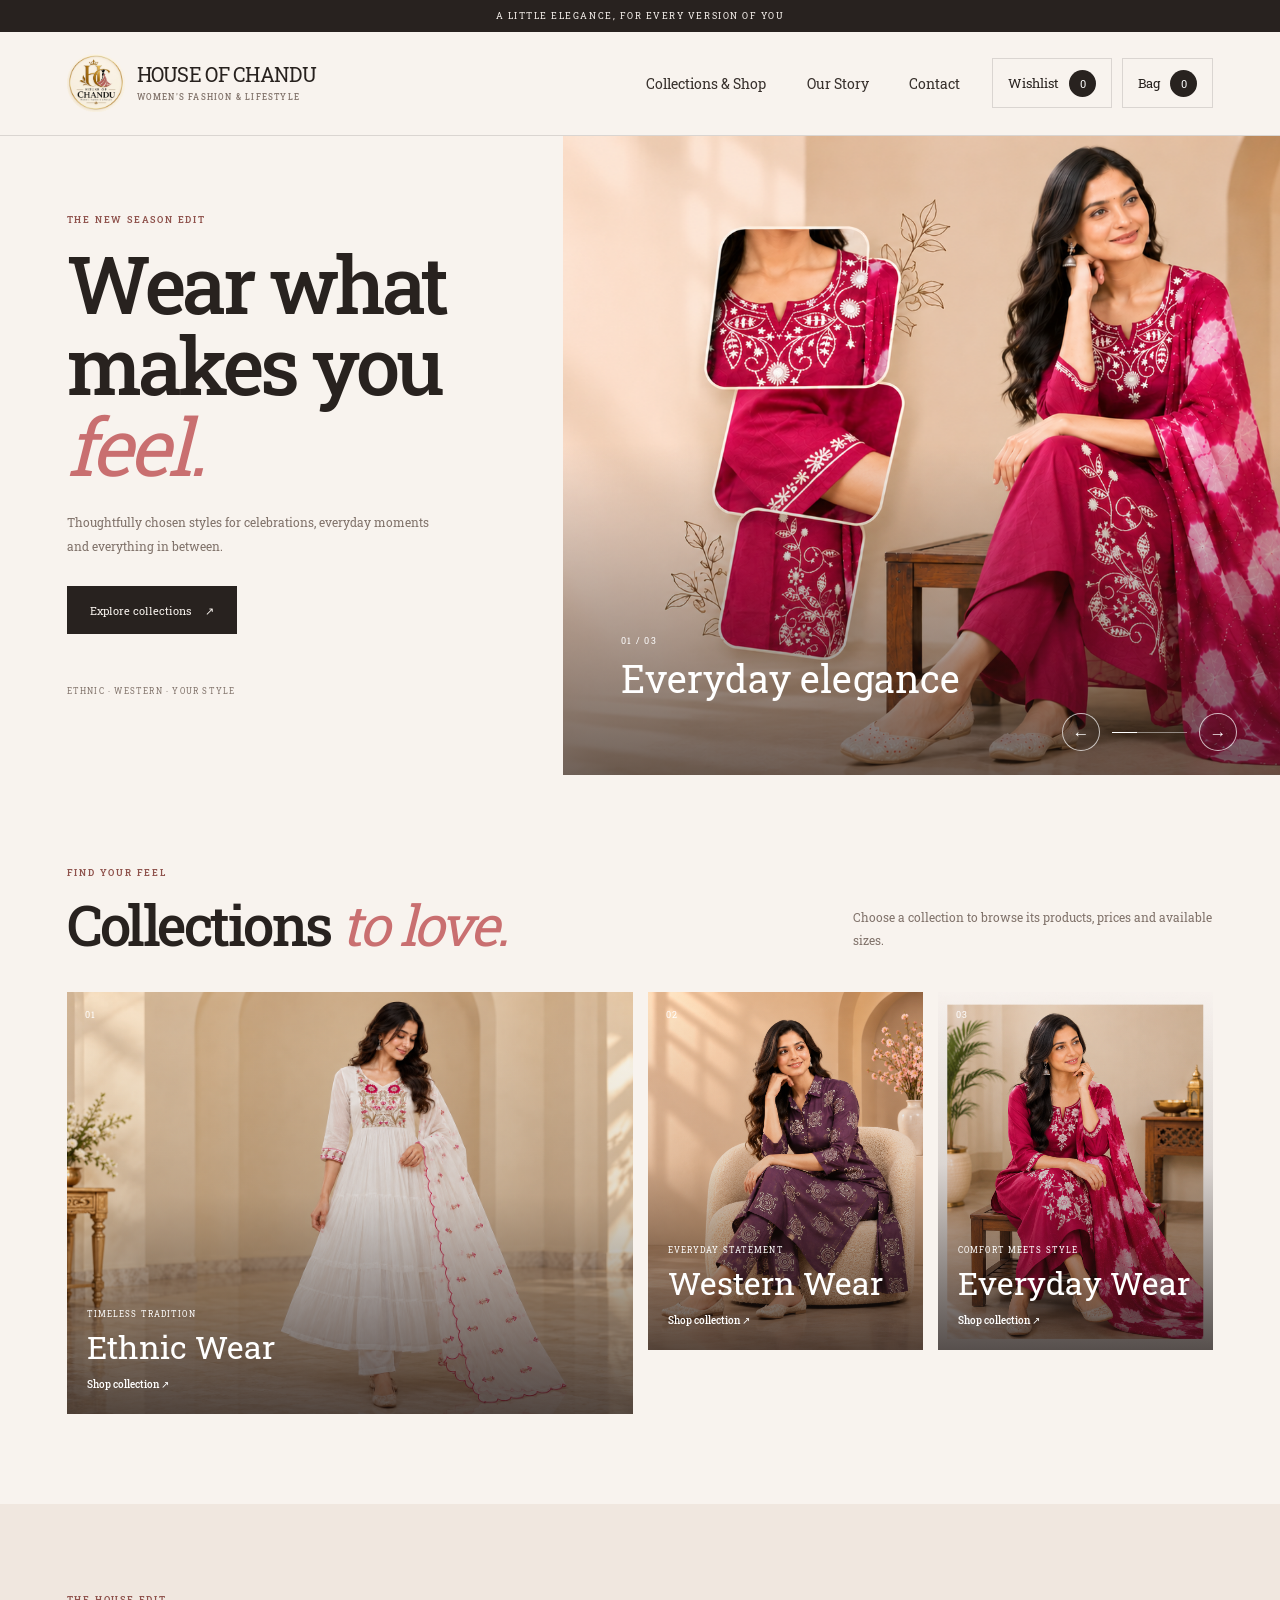
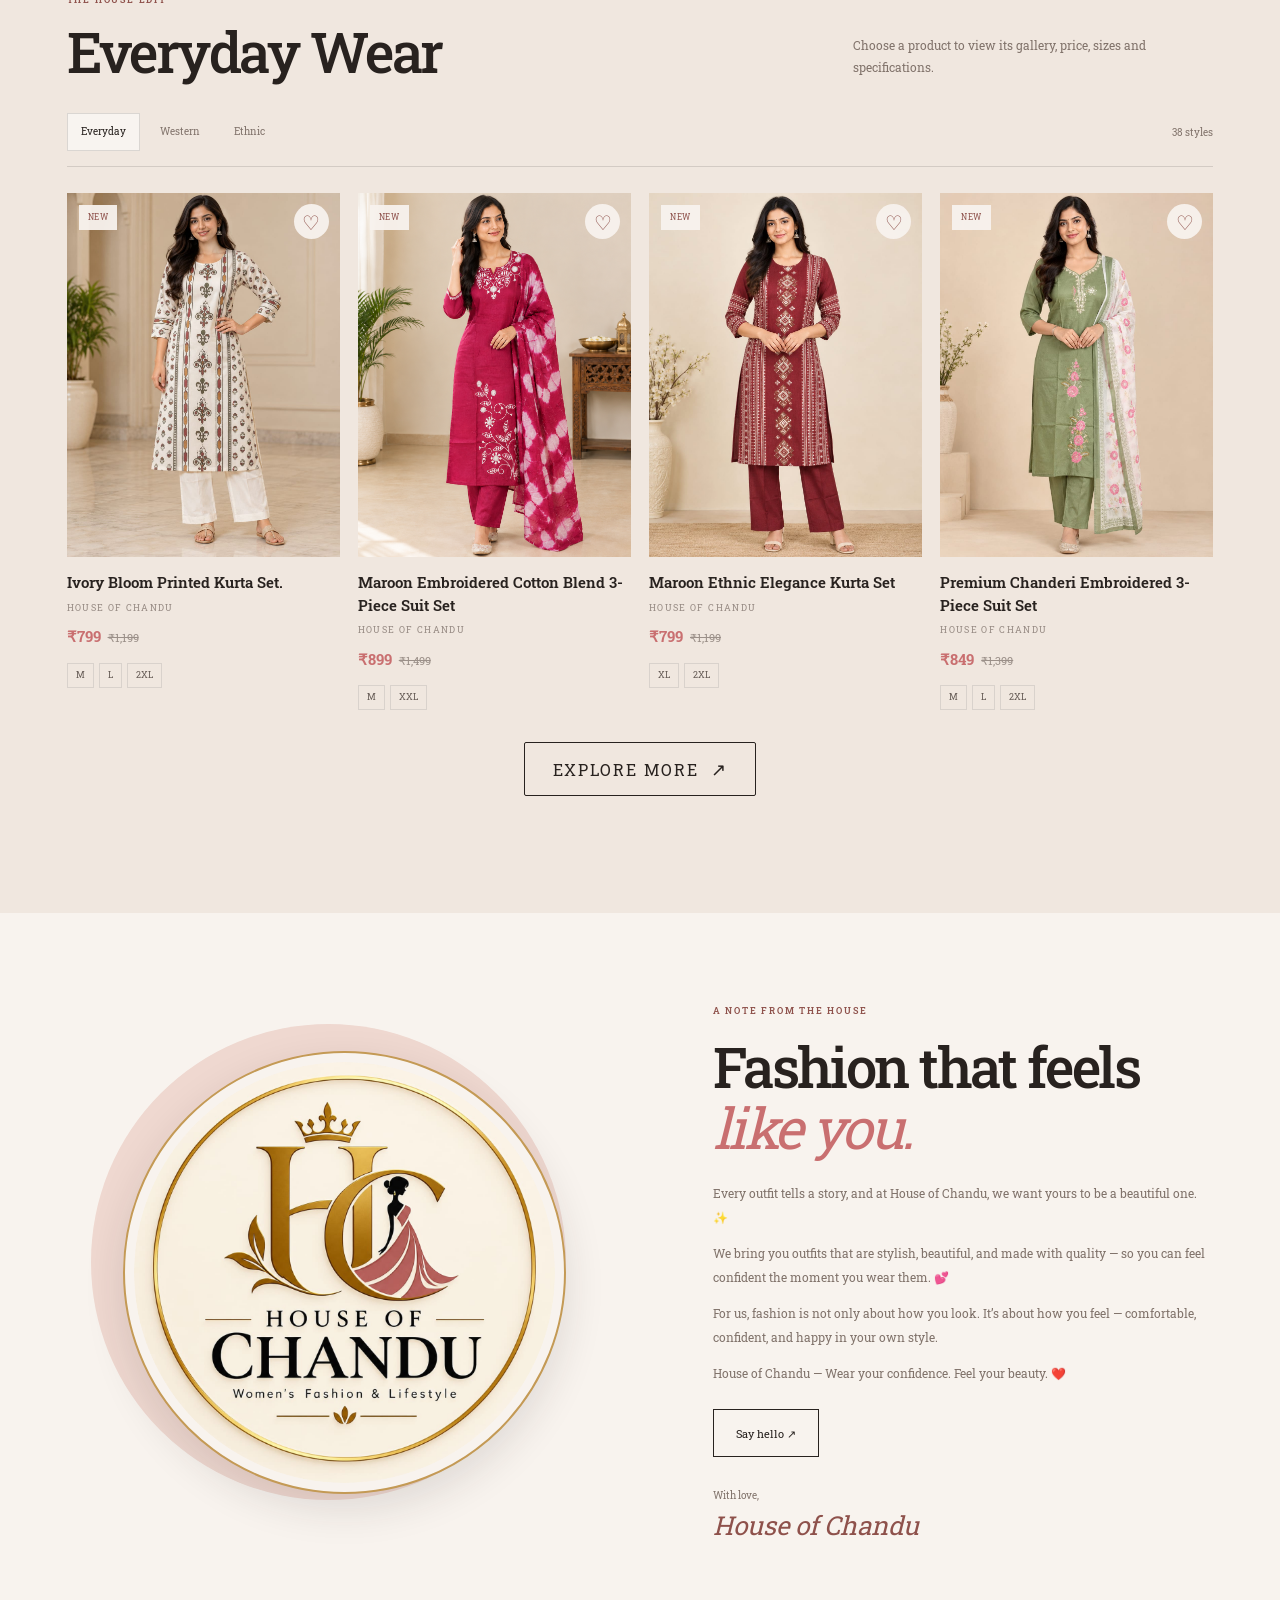
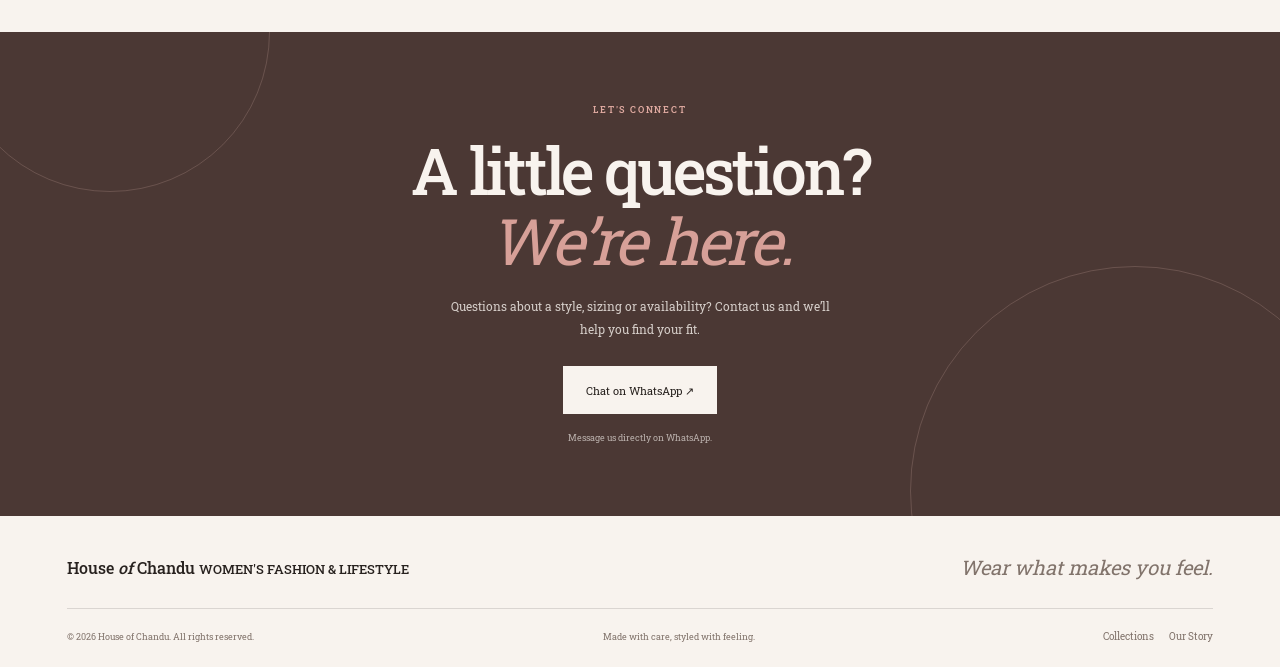
<file: index.html>
<!DOCTYPE html>
<html lang="en">
<head>
  <meta charset="UTF-8">
  <meta name="viewport" content="width=device-width, initial-scale=1.0">
  <meta name="theme-color" content="#f8f3ee">

  <title>House of Chandu | Women's Fashion & Lifestyle</title>

  <link rel="preconnect" href="https://fonts.googleapis.com">
  <link rel="preconnect" href="https://fonts.gstatic.com" crossorigin>
  <link href="https://fonts.googleapis.com/css2?family=DM+Sans:wght@400;500;600;700&family=Playfair+Display:ital,wght@0,400;0,500;1,400&display=swap" rel="stylesheet">

  <link rel="stylesheet" href="style.css">
  <script src="script.js" defer></script>
</head>

<body>

  <div class="announcement">
    A little elegance, for every version of you
  </div>

  <header class="header" id="top">
    
    
<a href="index.html" class="logo-link" aria-label="House of Chandu home">
  <img
    src="images/logo.png"
    alt="House of Chandu logo"
    class="site-logo"
  >

  <span class="logo-text">
    <span class="logo-title">HOUSE OF CHANDU</span>
    <span class="logo-subtitle">WOMEN'S FASHION &amp; LIFESTYLE</span>
  </span>
</a>



    <button
      class="menu-toggle"
      id="menuToggle"
      aria-label="Open navigation"
      aria-expanded="false"
    >
      <span></span>
      <span></span>
    </button>

    <nav id="mainNav" aria-label="Main navigation">
      <a href="#collections">Collections &amp; Shop</a>
      <a href="#story">Our Story</a>
      <a href="#contact">Contact</a>
    </nav>

   
<div class="header-actions">
  <button
    class="wishlist-trigger"
    id="wishlistTrigger"
    type="button"
    aria-label="Open wishlist"
  >
    Wishlist <span id="wishlistCount">0</span>
  </button>

  <button
    class="cart-trigger"
    id="cartTrigger"
    type="button"
    aria-label="Open shopping cart"
  >
    Bag <span id="cartCount">0</span>
  </button>
</div>

  </header>


  <main>

    <!-- HERO SECTION -->
    <section class="hero" id="home">

      <div class="hero-copy">
        <p class="eyebrow">THE NEW SEASON EDIT</p>

        <h1>Wear what<br>makes you <em>feel.</em></h1>

        <p class="hero-text">
          Thoughtfully chosen styles for celebrations, everyday moments
          and everything in between.
        </p>

        <a class="button dark" href="#collections">
          Explore collections <span>↗</span>
        </a>

        <p class="hero-note">ETHNIC · WESTERN · YOUR STYLE</p>
      </div>

      <div class="hero-slider" id="heroSlider">

  <!-- Slide 1: Ethnic -->
  <article class="hero-slide active">
    <img
      src="images/hero-03.png"
      alt="Ethnic fashion inspiration"
    >
    <div class="slide-caption">
      <small>01 / 03</small>
      <strong>Everyday elegance</strong>
    </div>
  </article>

  <!-- Slide 2: Western -->
  <article class="hero-slide">
    <img
      src="images/hero-02.png"
      alt="Modern women's fashion"
    >
    <div class="slide-caption">
      <small>02 / 03</small>
      <strong>Modern classics</strong>
    </div>
  </article>

  <!-- Slide 3: Everyday -->
  <article class="hero-slide">
    <img
      src="images/hero-01.png"
      alt="Everyday women's fashion"
    >
    <div class="slide-caption">
      <small>03 / 03</small>
      <strong>Ethnic elegance</strong>
    </div>
  </article>

  <!-- Slider Controls -->
  <div class="slider-controls">
    <button id="prevSlide" type="button" aria-label="Previous slide">←</button>

    <div class="slider-progress">
      <span id="sliderProgress"></span>
    </div>

    <button id="nextSlide" type="button" aria-label="Next slide">→</button>
  </div>

</div>
    </section>


    <!-- COLLECTIONS -->
    <section class="section collections-section" id="collections">

      <div class="section-heading">
        <div>
          <p class="eyebrow">FIND YOUR FEEL</p>
          <h2>Collections <em>to love.</em></h2>
        </div>

        <p class="muted">
          Choose a collection to browse its products, prices and available sizes.
        </p>
      </div>

      <div class="collection-grid">

        <button class="collection-card collection-wide" data-open-category="Ethnic Wear">
          <img src="images/hero-01.png" alt="">
          <span class="collection-number">01</span>
          <span class="collection-label">
            <small>TIMELESS TRADITION</small>
            <strong>Ethnic Wear</strong>
            <b>Shop collection ↗</b>
          </span>
        </button>

        <button class="collection-card" data-open-category="Western Wear">
          <img src="images/collection-02.png" alt="">
          <span class="collection-number">02</span>
          <span class="collection-label">
            <small>EVERYDAY STATEMENT</small>
            <strong>Western Wear</strong>
            <b>Shop collection ↗</b>
          </span>
        </button>

        <button class="collection-card" data-open-category="Everyday Wear">
          <img src="images/collection-03.png" alt="">
          <span class="collection-number">03</span>
          <span class="collection-label">
            <small>COMFORT MEETS STYLE</small>
            <strong>Everyday Wear</strong>
            <b>Shop collection ↗</b>
          </span>
        </button>

      </div>
    </section>


    <!-- SHOP -->
    <section class="shop-section" id="shop">
      <div class="section">

        <div class="section-heading shop-heading">
          <div>
            <p class="eyebrow">THE HOUSE EDIT</p>
            <h2 id="listingTitle">Shop all <em>pieces.</em></h2>
          </div>

          <p class="muted">
            Choose a product to view its gallery, price, sizes and specifications.
          </p>
        </div>

        <div class="listing-toolbar">
          <div class="category-tabs" id="categoryTabs">
              <button class="category-tab" data-category="Everyday Wear">Everyday</button>
              <button class="category-tab" data-category="Western Wear">Western</button>
              <button class="category-tab" data-category="Ethnic Wear">Ethnic</button>
          </div>

          <span id="productCount" class="product-count"></span>
        </div>

        <div class="product-grid" id="productGrid"></div>

       
        <div class="explore-more-wrap" id="exploreMoreWrap">
          <button
            type="button"
            class="explore-more-btn"
            id="exploreMoreButton"
          >
            Explore More
            <span aria-hidden="true">↗</span>
          </button>
        </div>


      </div>
    </section>


    <!-- PRODUCT DETAILS -->
    <section class="product-detail-section" id="productDetailSection" hidden>
      <div class="detail-page-header">
  <h2 class="detail-page-title">Product Details</h2>

  <button id="backToProducts" type="button" class="detail-back-button">
    <span aria-hidden="true">←</span>
    Back
  </button>
</div>

      <!-- JavaScript renders the selected product inside this container. -->
      <div class="product-detail" id="productDetail"></div>
    </section>


    <!-- OUR STORY -->
    <section class="story-section section" id="story">

      <div class="story-image">
        <div class="story-image-circle">
          <img
            src="images/logo.png"
            alt="House of Chandu fashion portrait"
          >
        </div>
      </div>

      <div class="story-copy">
        <p class="eyebrow">A NOTE FROM THE HOUSE</p>

        <h2>Fashion that feels<br><em>like you.</em></h2>

        <p>
          Every outfit tells a story, and at House of Chandu, we want yours to be a beautiful one. ✨
        </p>

        <p>
         We bring you outfits that are stylish, beautiful, and made with quality — so you can feel confident the moment you wear them. 💕
        </p>
        <p>
          For us, fashion is not only about how you look. It’s about how you feel — comfortable, confident, and happy in your own style.        
        </p>
        <p>
          House of Chandu — Wear your confidence. Feel your beauty. ❤️
        </p>

        <a class="button outline" href="#contact">Say hello ↗</a>

        <div class="signoff">
          With love,
          <strong>House of Chandu</strong>
        </div>
      </div>

    </section>


    <!-- CONTACT -->
    <section class="contact-section" id="contact">

      <div class="contact-orb orb-one"></div>
      <div class="contact-orb orb-two"></div>

      <div class="contact-content">
        <p class="eyebrow">LET'S CONNECT</p>

        <h2>A little question?<br><em>We’re here.</em></h2>

        <p>
          Questions about a style, sizing or availability?
          Contact us and we’ll help you find your fit.
        </p>

        <button class="button light" id="contactWhatsApp" type="button">
          Chat on WhatsApp ↗
        </button>

        <small>Message us directly on WhatsApp.</small>
      </div>

    </section>

  </main>


  <!-- FOOTER -->
  <footer>
    <div class="footer-top">

      <a class="brand" href="#top">
        <span>House <i>of</i> Chandu</span>
        <small>WOMEN'S FASHION &amp; LIFESTYLE</small>
      </a>

      <p>Wear what makes you feel.</p>
    </div>

    <div class="footer-bottom">
      <span>
        © <span id="currentYear"></span> House of Chandu. All rights reserved.
      </span>

      <span>Made with care, styled with feeling.</span>

      <div>
        <a href="#collections">Collections</a>
        <a href="#story">Our Story</a>
      </div>
    </div>
  </footer>


  <!-- ORIGINAL CART BACKDROP -->
  <div class="drawer-backdrop" id="drawerBackdrop"></div>


  <!-- ORIGINAL SHOPPING BAG DRAWER -->
  
<!-- WISHLIST PANEL -->
<section
  class="wishlist-panel"
  id="wishlistPanel"
  aria-label="Your wishlist"
  aria-hidden="true"
>
  <!-- Wishlist heading and close button -->
  <div class="wishlist-panel-header">
    <div>
      <p class="eyebrow">YOUR FAVOURITES</p>
      <h2>My <em>Wishlist.</em></h2>
    </div>

    <button
      type="button"
      id="closeWishlist"
      aria-label="Close wishlist"
    >
      ×
    </button>
  </div>

  <!-- Message shown when the wishlist is empty -->
  <p class="wishlist-empty" id="wishlistEmpty">
    Your wishlist is empty. Save the pieces you love by tapping ♡.
  </p>

  <!-- Saved products are inserted here by JavaScript -->
  <div class="wishlist-items" id="wishlistItems"></div>
</section>
<!-- END WISHLIST PANEL -->

  <aside
    class="cart-drawer"
    id="cartDrawer"
    aria-label="Shopping cart"
    aria-hidden="true"
  >

    <div class="drawer-header">
      <div>
        <p class="eyebrow">YOUR SELECTION</p>
        <h2>Your bag <span id="drawerCount">(0)</span></h2>
      </div>

      <button id="closeCart" type="button" aria-label="Close cart">✕</button>
    </div>

    <div class="cart-items" id="cartItems"></div>

    <div class="cart-footer">

      <div class="cart-total">
        <span>Subtotal</span>
        <strong id="cartSubtotal">₹0</strong>
      </div>

      <p>Shipping and payment are confirmed when the order is placed.</p>

      <button
        class="button dark checkout-button"
        id="checkoutButton"
        type="button"
      >
        Continue to order ↗
      </button>

      <!-- NEW: CUSTOMER DETAILS -->
      <form id="customerOrderForm" hidden style="margin-top: 20px;">

        <p class="eyebrow">DELIVERY DETAILS</p>
        <h3 style="font-family: var(--serif); font-weight: 400; font-size: 24px; margin: 0 0 14px;">
          Where should we send your order?
        </h3>

        <label for="customerName" style="display:block; margin: 12px 0 6px; font-size: 12px;">
          Full name
        </label>
        <input
          id="customerName"
          name="customerName"
          type="text"
          autocomplete="name"
          maxlength="100"
          required
          placeholder="Enter your full name"
          style="display:block; width:100%; box-sizing:border-box; padding:12px; border:1px solid var(--line); background:transparent; color:var(--ink); font:inherit; font-size:13px;"
        >

        <label for="customerPhone" style="display:block; margin: 12px 0 6px; font-size: 12px;">
          Phone number
        </label>
        <input
          id="customerPhone"
          name="customerPhone"
          type="tel"
          autocomplete="tel"
          inputmode="tel"
          maxlength="16"
          required
          placeholder="10-digit mobile number"
          style="display:block; width:100%; box-sizing:border-box; padding:12px; border:1px solid var(--line); background:transparent; color:var(--ink); font:inherit; font-size:13px;"
        >

        <label for="customerAddress" style="display:block; margin: 12px 0 6px; font-size: 12px;">
          Complete delivery address
        </label>
        <textarea
          id="customerAddress"
          name="customerAddress"
          autocomplete="street-address"
          rows="4"
          maxlength="500"
          required
          placeholder="House number, street, town/city, district, state and PIN code"
          style="display:block; width:100%; box-sizing:border-box; padding:12px; border:1px solid var(--line); background:transparent; color:var(--ink); font:inherit; font-size:13px; resize:vertical;"
        ></textarea>

        <button
          class="button dark"
          id="sendWhatsAppOrder"
          type="submit"
          style="width:100%; margin-top:16px;"
        >
          Send order through WhatsApp ↗
        </button>

        <p style="font-size:11px; line-height:1.7; color:var(--muted);">
          WhatsApp opens with your order details. Tap Send in WhatsApp to submit your order.
        </p>

      </form>

    </div>

  </aside>


  <!-- ORIGINAL TOAST -->
  <div class="toast" id="toast" role="status" aria-live="polite"></div>

</body>
</html>
</file>
<file: style.css>
/* =========================================================
   HOUSE OF CHANDU — PREMIUM RESPONSIVE STYLES
   PART 1 OF 5: FOUNDATION, HEADER, NAVIGATION & Hero
   ========================================================= */

@import url('https://fonts.googleapis.com/css2?family=Roboto+Slab:wght@400;500;600;700;800&display=swap');
:root {
  --paper: #f8f3ee;
  --cream: #eee3da;
  --cream-light: #fffdfa;
  --ink: #28221f;
  --muted: #81736b;
  --rose: #c96f70;
  --rose-dark: #8e514b;
  --line: rgba(40, 34, 31, 0.14);
  --white: #ffffff;

  --serif: "Bodoni Moda", "Didot", "Bodoni MT", Georgia, serif;
  --sans: "DM Sans", Arial, sans-serif;

  --page-gutter: clamp(20px, 5.2vw, 84px);
  --section-space: clamp(58px, 7vw, 100px);
  --header-height: 104px;
  --content-width: 1600px;

  --transition: 0.3s ease;
  --shadow-soft: 0 12px 40px rgba(40, 34, 31, 0.08);
}

*,
*::before,
*::after {
  box-sizing: border-box;
}

html {
  width: 100%;
  scroll-behavior: smooth;
  scroll-padding-top: calc(var(--header-height) + 16px);
  -webkit-text-size-adjust: 100%;
}

body {
  width: 100%;
  min-width: 320px;
  margin: 0;
  overflow-x: clip;
  background: var(--paper);
  color: var(--ink);
  font-family: var(--sans);
  -webkit-font-smoothing: antialiased;
  text-rendering: optimizeLegibility;
}

body.drawer-open,
body.wishlist-open {
  overflow: hidden;
}

main,
section,
header,
footer,
nav,
article,
aside,
div {
  min-width: 0;
}

button,
input,
select,
textarea {
  max-width: 100%;
  font: inherit;
}

button {
  color: inherit;
  cursor: pointer;
  -webkit-tap-highlight-color: transparent;
}

a {
  color: inherit;
  text-decoration: none;
  -webkit-tap-highlight-color: transparent;
}

img,
video,
iframe,
svg {
  max-width: 100%;
}

img {
  display: block;
}

button:focus-visible,
a:focus-visible,
input:focus-visible,
textarea:focus-visible,
select:focus-visible {
  outline: 2px solid var(--rose);
  outline-offset: 4px;
}

[hidden] {
  display: none !important;
}

::selection {
  background: #e7c5bd;
  color: var(--ink);
}

.brand,
.hero h1,
.section-heading h2,
.collection-label strong,
.collection-card h3,
.product-title,
.product-name,
.detail-title,
.story-copy h2,
.contact-content h2,
.footer-top h2 {
  font-family: var(--serif);
  font-weight: 500;
}

h1,
h2,
h3,
h4,
p {
  overflow-wrap: break-word;
}

h1,
h2 {
  margin: 0;
  font-family: var(--serif);
  font-weight: 400;
  letter-spacing: -0.045em;
}

h1 {
  font-size: clamp(48px, 6.2vw, 88px);
  line-height: 1.02;
}

h2 {
  font-size: clamp(36px, 4.4vw, 62px);
  line-height: 1.1;
}

h1 em,
h2 em {
  color: var(--rose);
  font-weight: 400;
}

p {
  margin-top: 0;
}

.eyebrow {
  margin: 0 0 16px;
  color: var(--rose-dark);
  font-size: 9px;
  font-weight: 600;
  letter-spacing: 0.2em;
  line-height: 1.8;
  text-transform: uppercase;
}

.muted {
  max-width: 360px;
  color: var(--muted);
  font-size: 12px;
  line-height: 1.9;
}

/* Announcement bar */

.announcement {
  position: relative;
  z-index: 30;
  padding: 9px 14px;
  background: var(--ink);
  color: var(--paper);
  text-align: center;
  font-size: 9px;
  letter-spacing: 0.17em;
  line-height: 1.5;
  text-transform: uppercase;
}

/* Remove an unwanted NEW badge if generated by a pseudo-element */

.announcement::before,
.announcement::after {
  content: none !important;
  display: none !important;
}

/* Header */

.header {
  position: sticky;
  top: 0;
  z-index: 1000;
  display: grid;
  grid-template-columns: minmax(0, 1fr) auto auto;
  align-items: center;
  gap: clamp(16px, 2.5vw, 36px);
  width: 100%;
  min-height: var(--header-height);
  padding: 16px var(--page-gutter);
  border-bottom: 1px solid var(--line);
  background: rgba(248, 243, 238, 0.97);
  backdrop-filter: blur(14px);
  -webkit-backdrop-filter: blur(14px);
}

/* Logo image and brand name */

.logo-link {
  display: inline-flex;
  align-items: center;
  justify-content: flex-start;
  gap: 12px;
  width: fit-content;
  max-width: 100%;
  color: var(--ink);
  text-decoration: none;
}

.site-logo {
  display: block;
  width: 58px;
  height: 58px;
  flex: 0 0 58px;
  object-fit: contain;
}

.logo-text {
  display: flex;
  flex-direction: column;
  justify-content: center;
  gap: 5px;
  min-width: 0;
}

.logo-title {
  font-family: var(--serif);
  font-size: clamp(18px, 1.6vw, 25px);
  font-weight: 400;
  letter-spacing: -0.035em;
  line-height: 1.15;
  white-space: nowrap;
}

.logo-subtitle {
  color: var(--muted);
  font-size: 8px;
  font-weight: 500;
  letter-spacing: 0.15em;
  line-height: 1.5;
}

/* Support the alternate brand markup */

.header .brand {
  display: flex;
  flex-direction: column;
  align-items: flex-start;
  justify-self: start;
  gap: 5px;
  width: fit-content;
  color: var(--ink);
  font-family: var(--serif);
  font-weight: 500;
  line-height: 1;
  text-decoration: none;
}

.header .brand > span,
.header .brand-main {
  font-family: var(--serif);
  font-size: clamp(23px, 2.2vw, 34px);
  font-weight: 500;
  letter-spacing: -0.045em;
  line-height: 1.05;
  white-space: nowrap;
}

.header .brand-top {
  font-size: 11px;
  letter-spacing: 0.22em;
}

.header .brand small {
  color: var(--muted);
  font-family: var(--sans);
  font-size: 8px;
  letter-spacing: 0.14em;
  line-height: 1.5;
}

/* Navigation */

.header nav,
.header #mainNav,
.header nav#mainNav {
  display: flex;
  align-items: center;
  justify-content: center;
  gap: clamp(20px, 3.2vw, 48px);
}

.header nav a,
.header #mainNav a {
  position: relative;
  display: inline-block;
  padding: 9px 0;
  color: #38312d;
  font-size: 14px;
  font-weight: 400;
  line-height: 1.5;
  white-space: nowrap;
  transition: color var(--transition);
}

.header nav a::after,
.header #mainNav a::after {
  position: absolute;
  right: 0;
  bottom: 2px;
  left: 0;
  height: 1px;
  background: var(--rose-dark);
  content: "";
  transform: scaleX(0);
  transform-origin: left;
  transition: transform var(--transition);
}

.header nav a:hover,
.header #mainNav a:hover {
  color: var(--rose-dark);
}

.header nav a:hover::after,
.header #mainNav a:hover::after {
  transform: scaleX(1);
}

/* Header actions: wishlist and bag */

.header-actions {
  display: flex;
  align-items: center;
  justify-content: flex-end;
  gap: 10px;
}

.cart-trigger,
.wishlist-trigger,
#cartTrigger,
#wishlistTrigger {
  display: inline-flex;
  align-items: center;
  justify-content: center;
  gap: 10px;
  min-height: 50px;
  padding: 0 15px;
  border: 1px solid var(--line);
  border-radius: 0;
  background: transparent;
  color: var(--ink);
  font-family: var(--sans);
  font-size: 13px;
  font-weight: 400;
  white-space: nowrap;
  transition:
    background var(--transition),
    border-color var(--transition);
}

.cart-trigger:hover,
.wishlist-trigger:hover,
#cartTrigger:hover,
#wishlistTrigger:hover {
  border-color: var(--ink);
  background: var(--cream);
}

.cart-trigger span,
.wishlist-trigger span,
#cartCount,
#wishlistCount {
  display: inline-grid;
  place-items: center;
  min-width: 27px;
  height: 27px;
  padding: 0 5px;
  border-radius: 50%;
  background: var(--ink);
  color: var(--white);
  font-size: 11px;
  line-height: 1;
}

.menu-toggle,
#menuToggle {
  display: none;
}

/* Shared buttons */

.button {
  display: inline-flex;
  align-items: center;
  justify-content: center;
  gap: 14px;
  min-height: 48px;
  padding: 0 22px;
  border: 1px solid transparent;
  font-family: var(--sans);
  font-size: 11px;
  transition:
    transform var(--transition),
    background var(--transition),
    color var(--transition);
}

.button:hover {
  transform: translateY(-2px);
}

.button.dark,
.dark {
  background: var(--ink);
  color: var(--paper);
}

.button.dark:hover,
.dark:hover {
  background: var(--rose-dark);
}

.button.outline,
.outline {
  border-color: var(--ink);
  background: transparent;
  color: var(--ink);
}

.button.outline:hover,
.outline:hover {
  background: var(--ink);
  color: var(--white);
}

.button.light,
.light {
  background: var(--paper);
  color: var(--ink);
}

/* Hero section */

.hero {
  display: grid;
  grid-template-columns: minmax(0, 0.88fr) minmax(0, 1.12fr);
  width: 100%;
  min-height: 610px;
  overflow: hidden;
}

.hero-copy {
  display: flex;
  flex-direction: column;
  align-items: flex-start;
  justify-content: center;
  padding: clamp(50px, 6vw, 86px) clamp(28px, 5.2vw, 84px);
}

.hero-copy h1 {
  max-width: 650px;
}

.hero-text {
  max-width: 380px;
  margin: 24px 0 28px;
  color: var(--muted);
  font-size: 12px;
  line-height: 1.95;
}

.hero-note {
  margin: 50px 0 0;
  color: var(--muted);
  font-size: 8px;
  letter-spacing: 0.15em;
  line-height: 1.8;
  text-transform: uppercase;
}

.hero-slider {
  position: relative;
  min-width: 0;
  min-height: 610px;
  overflow: hidden;
  background: #d6c3b7;
}

.hero-slide {
  position: absolute;
  inset: 0;
  width: 100%;
  height: 100%;
  overflow: hidden;
  opacity: 0;
  visibility: hidden;
  transform: scale(1.025);
  transition:
    opacity 0.8s ease,
    transform 5s ease,
    visibility 0.8s ease;
}

.hero-slide.active {
  opacity: 1;
  visibility: visible;
  transform: scale(1);
}

.hero-slide img {
  position: absolute;
  inset: 0;
  width: 100%;
  height: 100%;
  object-fit: cover;
  object-position: center 35%;
}

.hero-slide::after {
  position: absolute;
  inset: 0;
  z-index: 1;
  background: linear-gradient(
    0deg,
    rgba(25, 18, 15, 0.62),
    transparent 52%
  );
  content: "";
  pointer-events: none;
}

.slide-caption {
  position: absolute;
  z-index: 2;
  right: 8%;
  bottom: 75px;
  left: 8%;
  display: flex;
  flex-direction: column;
  gap: 10px;
  color: var(--white);
}

.slide-caption small {
  font-size: 9px;
  letter-spacing: 0.15em;
}

.slide-caption strong {
  font-family: var(--serif);
  font-size: clamp(29px, 3vw, 46px);
  font-weight: 400;
  line-height: 1.15;
}

.slider-controls {
  position: absolute;
  right: 6%;
  bottom: 24px;
  z-index: 3;
  display: flex;
  align-items: center;
  gap: 12px;
}

.slider-controls button {
  display: grid;
  place-items: center;
  width: 38px;
  height: 38px;
  border: 1px solid rgba(255, 255, 255, 0.7);
  border-radius: 50%;
  background: rgba(34, 34, 34, 0.12);
  color: var(--white);
  font-size: 17px;
  transition: background var(--transition);
}

.slider-controls button:hover {
  background: rgba(255, 255, 255, 0.2);
}

.slider-progress {
  width: 75px;
  height: 1px;
  background: rgba(255, 255, 255, 0.45);
}

.slider-progress span {
  display: block;
  width: 20%;
  height: 1px;
  background: var(--white);
  transition: width var(--transition);
}

/* =========================================================
   PART 2 OF 5: COLLECTIONS, SHOP & PRODUCT CARDS
   ========================================================= */

/* Shared section spacing */

.section {
  width: 100%;
  max-width: var(--content-width);
  margin: 0 auto;
  padding: var(--section-space) var(--page-gutter);
}

.section-heading {
  display: flex;
  align-items: flex-end;
  justify-content: space-between;
  gap: 30px;
  margin-bottom: 36px;
}

.section-heading .eyebrow {
  margin-bottom: 13px;
}

.section-heading h2 {
  max-width: 760px;
}

.section-heading > p,
.section-heading .muted {
  margin-bottom: 4px;
}

/* Collections */

.collections-section {
  padding-bottom: var(--section-space);
}

.collection-grid {
  display: grid;
  grid-template-columns: repeat(4, minmax(0, 1fr));
  gap: 15px;
}

.collection-card {
  position: relative;
  display: block;
  width: 100%;
  height: clamp(260px, 28vw, 380px);
  min-width: 0;
  padding: 0;
  overflow: hidden;
  border: 0;
  background: var(--cream);
  isolation: isolate;
  text-align: left;
}

.collection-card.collection-wide {
  grid-column: span 2;
  height: clamp(300px, 33vw, 430px);
}

.collection-card img {
  position: absolute;
  inset: 0;
  width: 100%;
  height: 100%;
  object-fit: cover;
  object-position: center;
  transition: transform 0.8s ease;
}

.collection-card:hover img {
  transform: scale(1.045);
}

.collection-card::after {
  position: absolute;
  inset: 0;
  z-index: 0;
  background: linear-gradient(
    0deg,
    rgba(25, 17, 15, 0.72) 0%,
    rgba(25, 17, 15, 0.12) 52%,
    transparent 100%
  );
  content: "";
  pointer-events: none;
}

.collection-number {
  position: absolute;
  top: 17px;
  left: 18px;
  z-index: 1;
  color: var(--white);
  font-size: 9px;
  letter-spacing: 0.12em;
}

.collection-label {
  position: absolute;
  right: 16px;
  bottom: 23px;
  left: 20px;
  z-index: 1;
  display: flex;
  flex-direction: column;
  align-items: flex-start;
  gap: 8px;
  color: var(--white);
}

.collection-label small {
  font-size: 8px;
  letter-spacing: 0.14em;
  line-height: 1.6;
  text-transform: uppercase;
}

.collection-label strong,
.collection-card h3 {
  font-family: var(--serif);
  font-size: clamp(23px, 2.5vw, 36px);
  font-weight: 400;
  line-height: 1.15;
}

.collection-label b {
  margin-top: 5px;
  font-size: 10px;
  font-weight: 500;
}

/* Shop section */

.shop-section {
  width: 100%;
  background: #f0e7df;
}

.shop-section > .section {
  padding-top: clamp(55px, 7vw, 88px);
  padding-bottom: clamp(55px, 7vw, 85px);
}

.shop-heading {
  margin-bottom: 30px;
}

.listing-toolbar {
  display: flex;
  align-items: center;
  justify-content: space-between;
  gap: 20px;
  margin-bottom: 26px;
  padding-bottom: 15px;
  border-bottom: 1px solid var(--line);
}

.category-tabs,
#categoryTabs {
  display: flex;
  flex-wrap: wrap;
  align-items: center;
  gap: 6px;
  min-width: 0;
}

.category-tab {
  flex: 0 0 auto;
  min-height: 38px;
  padding: 9px 13px;
  border: 1px solid transparent;
  background: transparent;
  color: var(--muted);
  font-size: 10px;
  line-height: 1.4;
  white-space: nowrap;
  transition:
    border-color var(--transition),
    background var(--transition),
    color var(--transition);
}

.category-tab:hover,
.category-tab.active {
  border-color: var(--line);
  background: rgba(255, 255, 255, 0.55);
  color: var(--ink);
}

.product-count {
  flex-shrink: 0;
  color: var(--muted);
  font-size: 10px;
  white-space: nowrap;
}

/* Product grid */

.product-grid,
#productGrid {
  display: grid;
  grid-template-columns: repeat(4, minmax(0, 1fr));
  align-items: start;
  gap: 35px 18px;
  width: 100%;
}

.product-card,
#productGrid .product-card {
  position: relative;
  display: block;
  width: 100%;
  min-width: 0;
  cursor: pointer;
}

/* Support both original and updated JavaScript card structures */

.product-image-wrap {
  position: relative;
  width: 100%;
  overflow: hidden;
  background: #e3d5ca;
  aspect-ratio: 3 / 4;
}

.product-image {
  position: relative;
  width: 100%;
  overflow: hidden;
  background: #e3d5ca;
  aspect-ratio: 3 / 4;
}

.product-image img,
.product-image-wrap img {
  display: block;
  width: 100%;
  height: 100%;
  object-fit: cover;
  object-position: center top;
  transition: transform 0.65s ease;
}

.product-card:hover .product-image img,
.product-card:hover .product-image-wrap img {
  transform: scale(1.035);
}

.product-badge {
  position: absolute;
  top: 12px;
  left: 12px;
  z-index: 2;
  max-width: calc(100% - 65px);
  padding: 7px 9px;
  background: rgba(248, 243, 238, 0.94);
  color: var(--rose-dark);
  font-size: 8px;
  letter-spacing: 0.08em;
  line-height: 1.4;
  text-transform: uppercase;
}

.product-heart {
  position: absolute;
  top: 11px;
  right: 11px;
  z-index: 4;
  display: grid;
  place-items: center;
  width: 35px;
  height: 35px;
  padding: 0;
  border: 0;
  border-radius: 50%;
  background: rgba(248, 243, 238, 0.94);
  color: var(--rose-dark);
  font-size: 20px;
  line-height: 1;
  transition:
    background var(--transition),
    color var(--transition),
    transform var(--transition);
}

.product-heart:hover {
  transform: scale(1.06);
}

.product-heart.selected,
.product-heart[aria-pressed="true"] {
  color: #b94f5c;
}

/* Product information — original and updated class names */

.product-meta,
.product-info {
  min-width: 0;
  padding-top: 14px;
}

.product-title,
.product-name {
  margin: 0 0 7px;
  color: var(--ink);
  font-family: var(--sans);
  font-size: 15px;
  font-weight: 600;
  line-height: 1.5;
  overflow-wrap: anywhere;
}

.product-brand {
  margin: 0 0 10px;
  color: #968a83;
  font-size: 9px;
  letter-spacing: 0.15em;
  line-height: 1.6;
  text-transform: uppercase;
}

.product-price {
  display: flex;
  flex-wrap: wrap;
  align-items: baseline;
  gap: 7px;
  margin-top: 9px;
  color: var(--rose);
  font-size: 15px;
  font-weight: 700;
  line-height: 1.5;
}

.old-price {
  color: #9b9089;
  font-size: 11px;
  font-weight: 400;
  text-decoration: line-through;
}

.product-sizes,
.size-preview {
  display: flex;
  flex-wrap: wrap;
  align-items: center;
  gap: 5px;
  margin-top: 12px;
}

.product-size,
.size-chip {
  display: inline-flex;
  align-items: center;
  justify-content: center;
  min-height: 25px;
  padding: 5px 8px;
  border: 1px solid #d9d2cc;
  background: transparent;
  color: #625852;
  font-size: 9px;
  line-height: 1.2;
}

.demo-note {
  margin: 28px 0 0;
  color: var(--muted);
  font-size: 10px;
  line-height: 1.8;
}

/* Explore More — supports button or link */

.explore-more-wrap {
  display: flex;
  justify-content: center;
  width: 100%;
  margin: 38px auto 15px;
  padding: 0 12px;
}

.explore-more-wrap[hidden] {
  display: none !important;
}

.explore-more-btn {
  display: inline-flex;
  align-items: center;
  justify-content: center;
  gap: 25px;
  min-width: 225px;
  min-height: 52px;
  padding: 15px 25px;
  border: 1px solid var(--ink);
  background: transparent;
  color: var(--ink);
  font-family: var(--sans);
  font-size: 11px;
  font-weight: 500;
  letter-spacing: 0.12em;
  line-height: 1.5;
  text-align: center;
  text-transform: uppercase;
  cursor: pointer;
  transition:
    background var(--transition),
    color var(--transition),
    border-color var(--transition);
}

.explore-more-btn span {
  font-size: 18px;
  transition: transform var(--transition);
}

.explore-more-btn:hover {
  border-color: var(--ink);
  background: var(--ink);
  color: var(--paper);
}

.explore-more-btn:hover span {
  transform: translate(3px, -3px);
}

/* Empty product state */

.empty-products,
.product-grid:empty::after {
  color: var(--muted);
  font-size: 13px;
  line-height: 1.8;
}

.product-grid:empty::after {
  grid-column: 1 / -1;
  padding: 35px 0;
  content: "Products will appear here soon.";
}

/* All-products page */

.all-products-intro {
  padding: 55px var(--page-gutter) 25px;
}

.all-products-intro .section-heading {
  max-width: var(--content-width);
  margin: 0 auto 25px;
}

.all-products-intro .section-heading h1 {
  font-size: clamp(40px, 5vw, 70px);
}

.all-products-intro .section-heading > p:last-child {
  max-width: 480px;
  color: var(--muted);
  font-size: 12px;
  line-height: 1.9;
}

/* =========================================================
   PART 3 OF 5: PRODUCT DETAILS, STORY, CONTACT & FOOTER
   ========================================================= */

/* Product details */

.product-detail-section {
  width: 100%;
  padding: 25px var(--page-gutter) 90px;
  background: var(--cream-light);
}

.product-detail-section[hidden] {
  display: none !important;
}

.detail-back {
  max-width: 1400px;
  margin: 0 auto 25px;
  color: var(--muted);
  font-size: 11px;
}

.detail-back button {
  padding: 0;
  border: 0;
  background: transparent;
  color: var(--ink);
  font-size: 11px;
}

.product-detail {
  display: grid;
  grid-template-columns: minmax(0, 1.05fr) minmax(0, 0.95fr);
  align-items: start;
  gap: clamp(28px, 5vw, 75px);
  width: 100%;
  max-width: 1400px;
  margin: 0 auto;
}

/* Product image gallery */

.detail-gallery {
  display: grid;
  grid-template-columns: 78px minmax(0, 1fr);
  align-items: start;
  gap: 14px;
  min-width: 0;
}

.detail-thumbnails {
  display: flex;
  flex-direction: column;
  gap: 10px;
  min-width: 0;
}

.detail-thumb {
  display: block;
  width: 78px;
  height: 100px;
  flex-shrink: 0;
  padding: 0;
  overflow: hidden;
  border: 1px solid transparent;
  background: #f3eee9;
}

.detail-thumb.active {
  border-color: var(--rose);
}

.detail-thumb img {
  width: 100%;
  height: 100%;
  object-fit: cover;
}

.detail-main-image {
  position: relative;
  width: 100%;
  max-height: 900px;
  overflow: hidden;
  background: #f3eee9;
  aspect-ratio: 3 / 4;
}

.detail-main-image img {
  width: 100%;
  height: 100%;
  object-fit: cover;
}

/* Product information */

.detail-info {
  min-width: 0;
  padding: 8px 0;
}

.detail-brand {
  margin: 0 0 13px;
  color: #8b817a;
  font-size: 10px;
  letter-spacing: 0.2em;
  line-height: 1.7;
  text-transform: uppercase;
}

.detail-title {
  margin: 0;
  font-family: var(--serif);
  font-size: clamp(28px, 3vw, 43px);
  font-weight: 400;
  letter-spacing: -0.025em;
  line-height: 1.2;
  overflow-wrap: anywhere;
}

.detail-price {
  margin: 18px 0 6px;
  color: var(--rose);
  font-size: 23px;
  font-weight: 600;
}

.tax-note {
  color: var(--muted);
  font-size: 11px;
  line-height: 1.7;
}

.detail-rule {
  margin: 25px 0;
  border: 0;
  border-top: 1px solid var(--line);
}

.field-label {
  display: flex;
  align-items: center;
  justify-content: space-between;
  gap: 12px;
  margin-bottom: 12px;
  font-size: 10px;
  font-weight: 600;
  letter-spacing: 0.12em;
  line-height: 1.6;
  text-transform: uppercase;
}

.size-guide {
  padding: 0;
  border: 0;
  background: transparent;
  color: var(--rose);
  font-size: 11px;
  font-weight: 500;
  letter-spacing: 0;
  text-transform: none;
}

.size-options {
  display: flex;
  flex-wrap: wrap;
  gap: 8px;
}

.size-option {
  min-width: 48px;
  min-height: 43px;
  padding: 8px 12px;
  border: 1px solid #ddd7d1;
  background: var(--white);
  color: var(--ink);
  font-size: 12px;
  transition:
    border-color var(--transition),
    background var(--transition),
    color var(--transition);
}

.size-option:hover {
  border-color: var(--rose);
}

.size-option.selected {
  border-color: var(--rose);
  background: var(--rose);
  color: var(--white);
}

.size-option:disabled {
  opacity: 0.4;
  text-decoration: line-through;
  cursor: not-allowed;
}

.detail-error {
  min-height: 17px;
  margin: 9px 0;
  color: #a53e3e;
  font-size: 11px;
  line-height: 1.6;
}

.detail-actions {
  display: grid;
  grid-template-columns: 52px minmax(0, 1fr);
  gap: 10px;
  margin: 17px 0 22px;
}

.wishlist-detail {
  display: grid;
  place-items: center;
  min-height: 50px;
  border: 1px solid var(--line);
  background: var(--white);
  color: var(--rose-dark);
  font-size: 23px;
}

.wishlist-detail.selected {
  color: #b94f5c;
}

.add-cart {
  width: 100%;
  min-height: 50px;
  padding: 12px 18px;
  border: 0;
  background: var(--rose);
  color: var(--white);
  font-size: 11px;
  font-weight: 600;
  letter-spacing: 0.13em;
  text-transform: uppercase;
  transition: background var(--transition);
}

.add-cart:hover {
  background: var(--rose-dark);
}

.shipping-note {
  display: grid;
  gap: 12px;
  margin: 20px 0;
  color: #625952;
  font-size: 12px;
  line-height: 1.6;
}

.shipping-note span::before {
  margin-right: 10px;
  color: var(--rose-dark);
  content: "✓";
}

.specifications-title {
  margin: 28px 0 14px;
  font-family: var(--sans);
  font-size: 12px;
  font-weight: 600;
  letter-spacing: 0.05em;
}

.spec-grid {
  display: grid;
  grid-template-columns: repeat(2, minmax(0, 1fr));
  gap: 0 20px;
}

.spec-item {
  min-width: 0;
  padding: 13px 0;
  border-bottom: 1px solid var(--line);
}

.spec-item span {
  display: block;
  margin-bottom: 5px;
  color: #9a8e87;
  font-size: 10px;
  line-height: 1.6;
}

.spec-item strong {
  font-size: 12px;
  font-weight: 400;
  line-height: 1.6;
  overflow-wrap: anywhere;
}

.detail-description {
  margin-top: 22px;
  color: var(--muted);
  font-size: 12px;
  line-height: 1.95;
}

/* Our story */

.story-section {
  display: grid;
  grid-template-columns: minmax(0, 1fr) minmax(0, 0.9fr);
  align-items: center;
  gap: clamp(35px, 7vw, 100px);
}

.story-image {
  position: relative;
  height: clamp(380px, 43vw, 590px);
  margin: 0 14px 14px 0;
  background: var(--cream);
}

.story-image img {
  position: relative;
  z-index: 1;
  width: 100%;
  height: 100%;
  object-fit: cover;
  object-position: center 25%;
}

.story-image::after {
  position: absolute;
  inset: 15px -15px -15px 15px;
  border: 1px solid rgba(185, 121, 112, 0.5);
  content: "";
  pointer-events: none;
}

.story-image > span {
  position: absolute;
  right: auto;
  bottom: 16px;
  left: 16px;
  z-index: 2;
  max-width: calc(100% - 32px);
  padding: 11px 13px;
  background: var(--paper);
  color: var(--ink);
  font-size: 8px;
  letter-spacing: 0.13em;
  line-height: 1.6;
  text-transform: uppercase;
}

.story-copy {
  max-width: 520px;
}

.story-copy h2 {
  margin-bottom: 22px;
}

.story-copy > p:not(.eyebrow) {
  color: var(--muted);
  font-size: 12px;
  line-height: 2;
}

.story-copy .button {
  margin-top: 12px;
}

.signoff {
  display: flex;
  flex-direction: column;
  gap: 6px;
  margin-top: 32px;
  color: var(--muted);
  font-size: 10px;
}

.signoff strong {
  color: var(--rose-dark);
  font-family: var(--serif);
  font-size: 26px;
  font-style: italic;
  font-weight: 400;
}

/* Contact */

.contact-section {
  position: relative;
  display: grid;
  place-items: center;
  min-height: 390px;
  padding: 70px var(--page-gutter);
  overflow: hidden;
  background: #4b3834;
  color: var(--paper);
  text-align: center;
}

.contact-content {
  position: relative;
  z-index: 2;
  width: 100%;
  max-width: 600px;
}

.contact-content .eyebrow {
  color: #e0aaa1;
}

.contact-content h2 {
  font-size: clamp(42px, 5vw, 68px);
}

.contact-content h2 em {
  color: #d7a098;
}

.contact-content > p:not(.eyebrow) {
  max-width: 400px;
  margin: 20px auto 25px;
  color: rgba(248, 243, 238, 0.8);
  font-size: 12px;
  line-height: 1.9;
}

.contact-content > small {
  display: block;
  margin-top: 16px;
  color: rgba(248, 243, 238, 0.65);
  font-size: 9px;
  line-height: 1.8;
}

.contact-orb {
  position: absolute;
  width: 320px;
  height: 320px;
  border: 1px solid rgba(228, 190, 180, 0.2);
  border-radius: 50%;
  pointer-events: none;
}

.orb-one {
  top: -160px;
  left: -50px;
}

.orb-two {
  right: -80px;
  bottom: -200px;
  width: 450px;
  height: 450px;
}

/* Footer */

footer {
  width: 100%;
  padding: 38px var(--page-gutter) 22px;
}

.footer-top {
  display: flex;
  align-items: center;
  justify-content: space-between;
  gap: 25px;
  padding-bottom: 28px;
  border-bottom: 1px solid var(--line);
}

.footer-top h2 {
  font-size: 28px;
}

.footer-top > p {
  margin: 0;
  color: var(--muted);
  font-family: var(--serif);
  font-size: 20px;
  font-style: italic;
}

.footer-top > a:last-child,
.footer-bottom a {
  font-size: 10px;
  transition: color var(--transition);
}

.footer-top a:hover,
.footer-bottom a:hover {
  color: var(--rose-dark);
}

.footer-bottom {
  display: flex;
  align-items: center;
  justify-content: space-between;
  gap: 18px;
  padding-top: 19px;
  color: var(--muted);
  font-size: 9px;
  line-height: 1.7;
}

.footer-bottom p {
  margin: 0;
}

.footer-bottom div {
  display: flex;
  flex-wrap: wrap;
  gap: 15px;
}

/* =========================================================
   PART 4 OF 5: BAG, WISHLIST, CHECKOUT & NOTIFICATIONS
   ========================================================= */

/* Shopping bag backdrop */

.drawer-backdrop {
  position: fixed;
  inset: 0;
  z-index: 2000;
  background: rgba(33, 24, 20, 0.55);
  opacity: 0;
  visibility: hidden;
  pointer-events: none;
  transition:
    opacity var(--transition),
    visibility var(--transition);
}

.drawer-backdrop.open {
  opacity: 1;
  visibility: visible;
  pointer-events: auto;
}

/* Full-screen shopping bag */

.cart-drawer {
  position: fixed;
  inset: 0;
  z-index: 2001;
  display: flex;
  flex-direction: column;
  width: 100%;
  max-width: none;
  height: 100%;
  height: 100dvh;
  padding: 0;
  overflow: hidden;
  background: var(--paper);
  box-shadow: none;
  transform: translateX(102%);
  visibility: hidden;
  pointer-events: none;
  transition:
    transform 0.35s ease,
    visibility 0.35s ease;
}

.cart-drawer.open {
  transform: translateX(0);
  visibility: visible;
  pointer-events: auto;
}

body.drawer-open .header {
  visibility: hidden;
}

/* Bag header */

.drawer-header {
  display: flex;
  align-items: center;
  justify-content: space-between;
  flex-shrink: 0;
  gap: 20px;
  padding: 24px var(--page-gutter);
  border-bottom: 1px solid var(--line);
  background: var(--paper);
}

.drawer-header .eyebrow {
  margin-bottom: 7px;
}

.drawer-header h2 {
  font-size: clamp(28px, 4vw, 38px);
  letter-spacing: -0.03em;
}

.drawer-header h2 span {
  color: var(--muted);
  font-family: var(--sans);
  font-size: 12px;
  letter-spacing: 0;
}

.drawer-header > button,
#closeCart {
  display: grid;
  place-items: center;
  width: 42px;
  height: 42px;
  flex-shrink: 0;
  border: 1px solid var(--line);
  background: transparent;
  color: var(--ink);
  font-size: 22px;
  transition: background var(--transition);
}

.drawer-header > button:hover,
#closeCart:hover {
  background: var(--cream);
}

/* Bag product list */

.cart-items,
#cartItems {
  flex: 1;
  min-height: 0;
  padding: 22px var(--page-gutter);
  overflow-x: hidden;
  overflow-y: auto;
  overscroll-behavior: contain;
}

.empty-cart {
  padding: 50px 15px;
  color: var(--muted);
  font-size: 13px;
  line-height: 1.8;
  text-align: center;
}

.cart-line {
  display: grid;
  grid-template-columns: 88px minmax(0, 1fr) auto;
  align-items: start;
  gap: 16px;
  padding: 19px 0;
  border-bottom: 1px solid var(--line);
}

.cart-line img {
  width: 88px;
  height: 112px;
  background: var(--cream);
  object-fit: cover;
}

.cart-line > div {
  min-width: 0;
}

.cart-line h3 {
  margin: 2px 0 7px;
  font-family: var(--serif);
  font-size: 17px;
  font-weight: 400;
  line-height: 1.4;
  overflow-wrap: anywhere;
}

.cart-line p {
  margin: 0 0 8px;
  color: var(--muted);
  font-size: 10px;
  line-height: 1.6;
}

.cart-line strong {
  font-size: 12px;
}

.quantity-control {
  display: flex;
  align-items: center;
  gap: 11px;
  margin-top: 11px;
}

.quantity-control button {
  display: grid;
  place-items: center;
  width: 29px;
  height: 29px;
  border: 1px solid var(--line);
  background: transparent;
  color: var(--ink);
  font-size: 15px;
}

.quantity-control button:hover {
  border-color: var(--rose);
}

.quantity-control span {
  min-width: 16px;
  font-size: 12px;
  text-align: center;
}

.remove-line {
  align-self: start;
  padding: 5px 0;
  border: 0;
  background: transparent;
  color: var(--muted);
  font-size: 10px;
  text-decoration: underline;
  text-underline-offset: 3px;
}

.remove-line:hover {
  color: var(--rose-dark);
}

/* Bag totals and checkout */

.cart-footer {
  flex-shrink: 0;
  padding: 22px var(--page-gutter);
  padding-bottom: max(22px, env(safe-area-inset-bottom));
  border-top: 1px solid var(--line);
  background: var(--paper);
}

.cart-total {
  display: flex;
  align-items: center;
  justify-content: space-between;
  gap: 15px;
  font-size: 13px;
}

.cart-total strong {
  font-size: 21px;
}

.cart-footer > p {
  margin: 12px 0 17px;
  color: var(--muted);
  font-size: 10px;
  line-height: 1.7;
}

.checkout-button {
  display: inline-flex;
  align-items: center;
  justify-content: center;
  width: 100%;
  min-height: 49px;
  padding: 13px 18px;
  border: 0;
  background: var(--ink);
  color: var(--paper);
  font-size: 11px;
  font-weight: 600;
  letter-spacing: 0.1em;
  text-align: center;
  text-transform: uppercase;
  transition: background var(--transition);
}

.checkout-button:hover {
  background: var(--rose-dark);
}

/* Customer order form */

#customerOrderForm {
  padding-top: 12px;
  border-top: 1px solid var(--line);
}

#customerOrderForm .eyebrow {
  margin: 18px 0 10px;
}

#customerOrderForm label {
  display: block;
  margin: 14px 0 7px;
  font-size: 11px;
  font-weight: 500;
  line-height: 1.6;
}

#customerOrderForm input,
#customerOrderForm textarea,
#customerOrderForm select {
  display: block;
  width: 100%;
  min-width: 0;
  min-height: 45px;
  padding: 12px 13px;
  border: 1px solid #d9cec5;
  border-radius: 0;
  background: var(--cream-light);
  color: var(--ink);
  font-family: var(--sans);
  font-size: 13px;
  line-height: 1.6;
  outline: none;
  transition:
    border-color var(--transition),
    box-shadow var(--transition);
}

#customerOrderForm input::placeholder,
#customerOrderForm textarea::placeholder {
  color: #a1958c;
  opacity: 1;
}

#customerOrderForm input:focus,
#customerOrderForm textarea:focus,
#customerOrderForm select:focus {
  border-color: var(--rose);
  box-shadow: 0 0 0 3px rgba(201, 111, 112, 0.1);
}

#customerOrderForm textarea {
  min-height: 100px;
  resize: vertical;
}

#customerOrderForm button[type="submit"] {
  display: block;
  width: 100%;
  min-height: 49px;
  margin-top: 18px;
  padding: 13px 15px;
  border: 0;
  background: var(--rose-dark);
  color: var(--white);
  font-size: 11px;
  font-weight: 600;
  letter-spacing: 0.07em;
  line-height: 1.6;
  text-align: center;
  transition:
    background var(--transition),
    transform var(--transition);
}

#customerOrderForm button[type="submit"]:hover {
  transform: translateY(-1px);
  background: var(--ink);
}

#customerOrderForm > p:last-child {
  margin: 12px 0 0;
  color: var(--muted);
  font-size: 10px;
  line-height: 1.7;
}

/* Wishlist panel */

.wishlist-panel {
  position: fixed;
  inset: 0 0 0 auto;
  z-index: 2100;
  display: flex;
  flex-direction: column;
  width: min(480px, 100%);
  max-width: 100%;
  height: 100%;
  height: 100dvh;
  padding: 25px;
  overflow: hidden;
  background: var(--paper);
  box-shadow: -15px 0 45px rgba(40, 34, 31, 0.12);
  transform: translateX(105%);
  visibility: hidden;
  pointer-events: none;
  transition:
    transform 0.35s ease,
    visibility 0.35s ease;
}

.wishlist-panel.open {
  transform: translateX(0);
  visibility: visible;
  pointer-events: auto;
}

.wishlist-panel-header {
  display: flex;
  align-items: center;
  justify-content: space-between;
  flex-shrink: 0;
  gap: 16px;
  padding-bottom: 20px;
  border-bottom: 1px solid var(--line);
}

.wishlist-panel-header .eyebrow {
  margin-bottom: 7px;
}

.wishlist-panel-header h2 {
  font-size: 32px;
}

.wishlist-panel-header button {
  display: grid;
  place-items: center;
  width: 40px;
  height: 40px;
  flex-shrink: 0;
  border: 1px solid var(--line);
  background: transparent;
  font-size: 23px;
  cursor: pointer;
}

.wishlist-panel-header button:hover {
  background: var(--cream);
}

.wishlist-empty {
  margin: auto 0;
  padding: 35px 12px;
  color: var(--muted);
  font-size: 13px;
  line-height: 1.8;
  text-align: center;
}

.wishlist-items,
#wishlistItems {
  flex: 1;
  min-height: 0;
  padding-top: 8px;
  overflow-y: auto;
  overscroll-behavior: contain;
}

.wishlist-item {
  display: grid;
  grid-template-columns: 90px minmax(0, 1fr);
  align-items: start;
  gap: 15px;
  padding: 18px 0;
  border-bottom: 1px solid var(--line);
}

.wishlist-product-open {
  display: block;
  width: 90px;
  height: 115px;
  padding: 0;
  overflow: hidden;
  border: 0;
  background: var(--cream);
}

.wishlist-product-open img {
  width: 100%;
  height: 100%;
  object-fit: cover;
  transition: transform var(--transition);
}

.wishlist-product-open:hover img {
  transform: scale(1.04);
}

.wishlist-item-info {
  min-width: 0;
}

.wishlist-item-info h3 {
  margin: 2px 0 8px;
  font-family: var(--serif);
  font-size: 17px;
  font-weight: 400;
  line-height: 1.4;
  overflow-wrap: anywhere;
}

.wishlist-item-info p {
  margin: 0 0 12px;
  font-size: 13px;
}

.wishlist-view-button,
.wishlist-remove-button {
  display: block;
  margin-top: 10px;
  padding: 0;
  border: 0;
  background: transparent;
  font-size: 11px;
  line-height: 1.6;
  text-align: left;
  text-decoration: underline;
  text-underline-offset: 3px;
  cursor: pointer;
}

.wishlist-view-button {
  color: var(--rose-dark);
}

.wishlist-remove-button {
  color: var(--muted);
}

/* Prevent background scrolling when wishlist is open */

body.wishlist-open {
  overflow: hidden;
}

/* Toast notification */

.toast {
  position: fixed;
  bottom: 22px;
  left: 50%;
  z-index: 3000;
  width: max-content;
  max-width: calc(100% - 32px);
  padding: 13px 19px;
  background: var(--ink);
  color: var(--paper);
  font-size: 11px;
  line-height: 1.6;
  text-align: center;
  opacity: 0;
  pointer-events: none;
  transform: translate(-50%, 12px);
  transition:
    opacity var(--transition),
    transform var(--transition);
}

.toast.show {
  opacity: 1;
  transform: translate(-50%, 0);
}

/* Small accessibility and interaction refinements */

.product-heart,
.wishlist-detail,
.quantity-control button,
.remove-line,
.wishlist-view-button,
.wishlist-remove-button {
  -webkit-tap-highlight-color: transparent;
}

@media (prefers-reduced-motion: reduce) {
  .cart-drawer,
  .wishlist-panel,
  .drawer-backdrop,
  .toast {
    transition-duration: 0.01ms;
  }
}

/* =========================================================
   PART 5 OF 5: RESPONSIVE DESIGN
   Desktop, laptop, tablet, mobile and narrow phones
   ========================================================= */

/* Large laptop screens */

@media (min-width: 761px) and (max-width: 1200px) {
  :root {
    --page-gutter: clamp(28px, 4vw, 52px);
  }

  .header {
    gap: 18px;
  }

  .header nav,
  .header #mainNav {
    gap: clamp(15px, 2vw, 25px);
  }

  .header nav a,
  .header #mainNav a {
    font-size: 12px;
  }

  .logo-title {
    font-size: 20px;
  }

  .site-logo {
    width: 50px;
    height: 50px;
    flex-basis: 50px;
  }

  .cart-trigger,
  .wishlist-trigger,
  #cartTrigger,
  #wishlistTrigger {
    gap: 7px;
    min-height: 45px;
    padding: 0 11px;
    font-size: 11px;
  }

  .hero {
    min-height: 520px;
  }

  .hero-copy {
    padding-right: 5%;
    padding-left: 8%;
  }

  .hero-slider {
    min-height: 520px;
  }

  .product-grid,
  #productGrid {
    grid-template-columns: repeat(3, minmax(0, 1fr));
    gap: 30px 16px;
  }

  .collection-grid {
    gap: 12px;
  }

  .collection-card {
    height: 300px;
  }

  .collection-card.collection-wide {
    height: 360px;
  }

  .product-detail {
    gap: 30px;
  }

  .detail-gallery {
    grid-template-columns: 60px minmax(0, 1fr);
    gap: 10px;
  }

  .detail-thumb {
    width: 60px;
    height: 80px;
  }
}

/* Tablets and mobile navigation */

@media (max-width: 760px) {
  :root {
    --header-height: 74px;
    --page-gutter: 22px;
    --section-space: 58px;
  }

  html {
    scroll-padding-top: 85px;
  }

  /* Header layout */

  .header {
    position: sticky;
    top: 0;
    z-index: 1000;
    grid-template-columns: minmax(0, 1fr) auto auto;
    gap: 9px;
    min-height: 74px;
    padding: 10px 4%;
  }

  .logo-link {
    gap: 8px;
    min-width: 0;
  }

  .site-logo {
    width: 43px;
    height: 43px;
    flex-basis: 43px;
  }

  .logo-text {
    gap: 3px;
  }

  .logo-title {
    font-size: clamp(13px, 3.5vw, 19px);
    letter-spacing: -0.035em;
  }

  .logo-subtitle {
    font-size: 6px;
    letter-spacing: 0.08em;
  }

  .header .brand {
    min-width: 0;
  }

  .header .brand > span,
  .header .brand-main {
    font-size: clamp(18px, 4.8vw, 25px);
    letter-spacing: -0.04em;
  }

  .header .brand small {
    max-width: 100%;
    font-size: 6px;
    letter-spacing: 0.08em;
  }

  /* Mobile menu button */

  .menu-toggle,
  #menuToggle {
    display: flex;
    grid-column: 2;
    grid-row: 1;
    align-items: center;
    justify-content: center;
    flex-direction: column;
    gap: 5px;
    width: 36px;
    height: 36px;
    flex-shrink: 0;
    padding: 0;
    border: 1px solid var(--line);
    background: transparent;
  }

  .menu-toggle span,
  #menuToggle span {
    display: block;
    width: 16px;
    height: 1px;
    background: var(--ink);
  }

  /* Wishlist and bag controls */

  .header-actions {
    grid-column: 3;
    grid-row: 1;
    gap: 5px;
  }

  .cart-trigger,
  .wishlist-trigger,
  #cartTrigger,
  #wishlistTrigger {
    gap: 5px;
    min-height: 38px;
    padding: 0 7px;
    font-size: 10px;
  }

  .cart-trigger span,
  .wishlist-trigger span,
  #cartCount,
  #wishlistCount {
    min-width: 19px;
    height: 19px;
    padding: 0 4px;
    font-size: 9px;
  }

  /* Dropdown navigation.
     JavaScript should toggle the .open class. */

  .header nav,
  .header #mainNav,
  .header nav#mainNav {
    position: absolute;
    top: 100%;
    right: 0;
    left: 0;
    z-index: 1001;
    display: flex;
    align-items: stretch;
    flex-direction: column;
    gap: 0;
    width: 100%;
    max-height: 0;
    padding: 0 5%;
    overflow: hidden;
    visibility: hidden;
    border-bottom: 1px solid transparent;
    background: var(--paper);
    box-shadow: 0 12px 22px rgba(40, 34, 31, 0.05);
    transition:
      max-height 0.3s ease,
      padding 0.3s ease,
      visibility 0.3s ease;
  }

  .header nav.open,
  .header #mainNav.open,
  .header nav#mainNav.open {
    max-height: 70vh;
    padding-top: 8px;
    padding-bottom: 12px;
    overflow-y: auto;
    visibility: visible;
    border-bottom-color: var(--line);
  }

  .header nav a,
  .header #mainNav a {
    display: block;
    width: 100%;
    padding: 14px 0;
    border-bottom: 1px solid var(--line);
    font-size: 13px;
    white-space: normal;
  }

  .header nav a:last-child,
  .header #mainNav a:last-child {
    border-bottom: 0;
  }

  .header nav a::after,
  .header #mainNav a::after {
    display: none;
  }

  /* Hero */

  .hero {
    display: flex;
    flex-direction: column;
    min-height: 0;
  }

  .hero-copy {
    width: 100%;
    min-height: 0;
    padding: clamp(38px, 8vw, 60px) 6% 32px;
  }

  h1 {
    max-width: 100%;
    font-size: clamp(43px, 10.5vw, 70px);
    line-height: 1.04;
  }

  h2 {
    font-size: clamp(32px, 7.5vw, 47px);
    line-height: 1.1;
  }

  .hero-text {
    max-width: 450px;
    margin: 20px 0 24px;
    font-size: 12px;
    line-height: 1.85;
  }

  .hero-note {
    margin-top: 25px;
    font-size: 8px;
  }

  .hero-slider {
    position: relative;
    width: 100%;
    min-width: 0;
    min-height: 0;
    height: clamp(330px, 100vw, 510px);
  }

  .hero-slide {
    position: absolute;
    inset: 0;
    width: 100%;
    height: 100%;
  }

  .hero-slide img {
    width: 100%;
    height: 100%;
    object-fit: cover;
    object-position: center;
  }

  .slide-caption {
    right: 18px;
    bottom: 67px;
    left: 18px;
  }

  .slide-caption strong {
    font-size: clamp(27px, 7vw, 38px);
  }

  .slider-controls {
    right: 16px;
    bottom: 15px;
    gap: 8px;
  }

  .slider-controls button {
    width: 34px;
    height: 34px;
  }

  .slider-progress {
    width: 45px;
  }

  /* Sections */

  .section {
    padding: clamp(45px, 8vw, 65px) 5%;
  }

  .section-heading {
    align-items: flex-start;
    flex-direction: column;
    gap: 12px;
    margin-bottom: 24px;
  }

  .section-heading > * {
    max-width: 100%;
  }

  .section-heading h2 {
    font-size: clamp(31px, 7.5vw, 46px);
  }

  .muted {
    font-size: 11px;
  }

  /* Collections */

  .collection-grid {
    grid-template-columns: repeat(2, minmax(0, 1fr));
    gap: 10px;
  }

  .collection-card {
    height: clamp(215px, 58vw, 320px);
  }

  .collection-card.collection-wide {
    height: clamp(260px, 70vw, 370px);
  }

  .collection-card:first-child,
  .collection-card:last-child {
    grid-column: span 2;
  }

  .collection-label {
    right: 10px;
    bottom: 15px;
    left: 12px;
    gap: 6px;
  }

  .collection-label strong {
    font-size: clamp(21px, 5.5vw, 29px);
  }

  /* Shop toolbar */

  .shop-section > .section {
    padding-top: 48px;
    padding-bottom: 48px;
  }

  .listing-toolbar {
    align-items: flex-start;
    flex-direction: column;
    gap: 13px;
  }

  .category-tabs,
  #categoryTabs {
    flex-wrap: nowrap;
    gap: 7px;
    width: 100%;
    padding: 4px 1px 12px;
    overflow-x: auto;
    overflow-y: hidden;
    -webkit-overflow-scrolling: touch;
    scrollbar-width: thin;
  }

  .category-tab,
  #categoryTabs .category-tab {
    flex: 0 0 auto;
    min-height: 36px;
    padding: 9px 11px;
    font-size: 10px;
    white-space: nowrap;
  }

  .product-count {
    font-size: 10px;
  }

  /* Two product columns, like a modern mobile fashion shop */

  .product-grid,
  #productGrid {
    grid-template-columns: repeat(2, minmax(0, 1fr));
    gap: 25px 12px;
    width: 100%;
  }

  .product-card,
  #productGrid .product-card {
    width: 100%;
    min-width: 0;
  }

  .product-image,
  .product-image-wrap {
    width: 100%;
    aspect-ratio: 3 / 4;
  }

  .product-image img,
  .product-image-wrap img {
    width: 100%;
    height: 100%;
    object-fit: cover;
  }

  .product-heart {
    top: 8px;
    right: 8px;
    width: 31px;
    height: 31px;
    font-size: 18px;
  }

  .product-badge {
    top: 8px;
    left: 8px;
    padding: 6px 7px;
    font-size: 7px;
  }

  .product-meta,
  .product-info {
    padding-top: 10px;
  }

  .product-title,
  .product-name {
    margin-bottom: 6px;
    font-size: 12px;
    line-height: 1.5;
  }

  .product-brand {
    margin-bottom: 7px;
    font-size: 8px;
    letter-spacing: 0.1em;
  }

  .product-price {
    gap: 5px;
    font-size: 13px;
  }

  .old-price {
    font-size: 10px;
  }

  .product-sizes,
  .size-preview {
    gap: 4px;
    margin-top: 9px;
  }

  .product-size,
  .size-chip {
    min-height: 23px;
    padding: 4px 6px;
    font-size: 8px;
  }

  /* Explore More */

  .explore-more-wrap {
    width: 100%;
    margin: 28px auto 12px;
    padding: 0;
  }

  .explore-more-btn {
    width: 100%;
    max-width: 320px;
    min-width: 0;
    min-height: 47px;
    gap: 14px;
    padding: 12px 18px;
    font-size: 10px;
  }

  /* All-products page */

  .all-products-intro {
    padding: 40px 5% 22px;
  }

  .all-products-intro .section-heading {
    align-items: center;
    text-align: center;
  }

  .all-products-intro .section-heading h1 {
    font-size: clamp(35px, 9vw, 51px);
  }

  .all-products-intro .section-heading > p:last-child {
    max-width: 480px;
    margin: 12px auto 0;
    font-size: 12px;
    line-height: 1.8;
  }

  /* Product details */

  .product-detail-section {
    padding: 20px 5% 50px;
  }

  .product-detail {
    grid-template-columns: minmax(0, 1fr);
    gap: 25px;
    width: 100%;
  }

  .detail-gallery {
    grid-template-columns: 58px minmax(0, 1fr);
    gap: 10px;
    width: 100%;
  }

  .detail-thumbnails {
    gap: 8px;
  }

  .detail-thumb {
    width: 58px;
    height: 76px;
  }

  .detail-main-image {
    width: 100%;
    max-height: none;
    aspect-ratio: 3 / 4;
  }

  .detail-info {
    padding: 0;
  }

  .detail-title {
    font-size: clamp(27px, 7vw, 38px);
  }

  .detail-price {
    font-size: 22px;
  }

  .detail-description,
  .detail-info p {
    line-height: 1.85;
  }

  .detail-info button {
    min-height: 44px;
  }

  .spec-grid {
    gap: 0 14px;
  }

  /* Story */

  .story-section {
    grid-template-columns: minmax(0, 1fr);
    gap: 38px;
  }

  .story-image {
    height: clamp(340px, 100vw, 500px);
  }

  .story-copy {
    max-width: 100%;
  }

  /* Contact */

  .contact-section {
    min-height: 350px;
    padding: 55px 6%;
  }

  .contact-content h2 {
    font-size: clamp(39px, 9vw, 57px);
  }

  /* Footer */

  footer {
    padding: 30px 5% 20px;
  }

  .footer-top {
    align-items: flex-start;
    flex-direction: column;
    gap: 15px;
    padding-bottom: 22px;
  }

  .footer-top > p {
    font-size: 18px;
  }

  .footer-bottom {
    align-items: flex-start;
    flex-direction: column;
    gap: 12px;
    padding-top: 18px;
  }

  .footer-bottom div {
    flex-wrap: wrap;
    gap: 12px;
  }

  /* Full-screen bag on mobile */

  .cart-drawer {
    width: 100%;
    max-width: 100%;
    padding: 0;
  }

  .drawer-header {
    gap: 12px;
    padding: 17px 18px;
  }

  .drawer-header h2 {
    font-size: 28px;
  }

  .cart-items,
  #cartItems {
    padding: 16px 18px;
  }

  .cart-line {
    grid-template-columns: 65px minmax(0, 1fr) auto;
    gap: 10px;
    padding: 15px 0;
  }

  .cart-line img {
    width: 65px;
    height: 85px;
  }

  .cart-line h3 {
    font-size: 14px;
  }

  .cart-line p {
    font-size: 10px;
  }

  .quantity-control {
    gap: 7px;
  }

  .quantity-control button {
    width: 29px;
    height: 29px;
  }

  .remove-line {
    font-size: 9px;
  }

  .cart-footer {
    padding: 16px 18px;
    padding-bottom: max(16px, env(safe-area-inset-bottom));
  }

  .cart-total strong {
    font-size: 18px;
  }

  .cart-footer > p {
    margin: 10px 0 13px;
  }

  .checkout-button {
    min-height: 47px;
  }

  #customerOrderForm input,
  #customerOrderForm textarea,
  #customerOrderForm select {
    font-size: 16px;
  }

  /* Wishlist */

  .wishlist-panel {
    padding: 18px;
    padding-bottom: max(18px, env(safe-area-inset-bottom));
  }

  .wishlist-panel-header h2 {
    font-size: 28px;
  }

  .wishlist-item {
    grid-template-columns: 72px minmax(0, 1fr);
    gap: 12px;
  }

  .wishlist-product-open {
    width: 72px;
    height: 96px;
  }

  .wishlist-item-info h3 {
    font-size: 15px;
  }

  /* Toast */

  .toast {
    bottom: max(16px, env(safe-area-inset-bottom));
    max-width: calc(100% - 32px);
    font-size: 11px;
  }
}

/* Small phones */

@media (max-width: 480px) {
  :root {
    --page-gutter: 17px;
  }

  .announcement {
    padding: 8px 10px;
    font-size: 8px;
    letter-spacing: 0.1em;
  }

  .header {
    gap: 6px;
    padding-right: 3%;
    padding-left: 3%;
  }

  .site-logo {
    width: 37px;
    height: 37px;
    flex-basis: 37px;
  }

  .logo-link {
    gap: 6px;
  }

  .logo-title {
    font-size: clamp(12px, 3.6vw, 16px);
  }

  .logo-subtitle {
    font-size: 5px;
    letter-spacing: 0.05em;
  }

  .header .brand > span,
  .header .brand-main {
    font-size: clamp(16px, 4.7vw, 21px);
  }

  .header .brand small {
    font-size: 5px;
    letter-spacing: 0.05em;
  }

  .menu-toggle,
  #menuToggle {
    width: 31px;
    height: 31px;
  }

  .header-actions {
    gap: 4px;
  }

  .cart-trigger,
  .wishlist-trigger,
  #cartTrigger,
  #wishlistTrigger {
    gap: 4px;
    min-height: 34px;
    padding: 0 5px;
    font-size: 9px;
  }

  .cart-trigger span,
  .wishlist-trigger span,
  #cartCount,
  #wishlistCount {
    min-width: 17px;
    height: 17px;
    font-size: 8px;
  }

  .hero-copy {
    padding: 37px 5% 27px;
  }

  h1 {
    font-size: clamp(39px, 10.2vw, 52px);
  }

  .hero-text {
    font-size: 11px;
  }

  .hero-slider {
    height: clamp(295px, 95vw, 410px);
  }

  .section {
    padding: 44px 4.5%;
  }

  .collection-grid {
    gap: 8px;
  }

  .collection-card {
    height: clamp(185px, 57vw, 265px);
  }

  .collection-card.collection-wide {
    height: clamp(225px, 68vw, 305px);
  }

  .collection-label strong {
    font-size: clamp(19px, 5vw, 23px);
  }

  .collection-label small {
    font-size: 7px;
  }

  .product-grid,
  #productGrid {
    gap: 21px 9px;
  }

  .product-title,
  .product-name {
    font-size: 11px;
  }

  .product-price {
    font-size: 12px;
  }

  .product-brand {
    font-size: 7px;
  }

  .product-heart {
    top: 6px;
    right: 6px;
    width: 28px;
    height: 28px;
    font-size: 17px;
  }

  .product-badge {
    top: 6px;
    left: 6px;
    max-width: calc(100% - 48px);
    padding: 5px;
    font-size: 6px;
  }

  .detail-gallery {
    grid-template-columns: 47px minmax(0, 1fr);
    gap: 8px;
  }

  .detail-thumb {
    width: 47px;
    height: 63px;
  }

  .spec-grid {
    gap: 0 10px;
  }

  .cart-line {
    grid-template-columns: 55px minmax(0, 1fr);
    gap: 9px;
  }

  .cart-line img {
    width: 55px;
    height: 74px;
  }

  .remove-line {
    grid-column: 2;
    justify-self: start;
    margin-top: -3px;
  }

  .cart-line h3 {
    font-size: 13px;
  }

  .quantity-control button {
    width: 28px;
    height: 28px;
  }

  .wishlist-panel {
    padding: 14px;
  }
}

/* Very narrow phones */

@media (max-width: 360px) {
  .header {
    gap: 4px;
  }

  .site-logo {
    width: 32px;
    height: 32px;
    flex-basis: 32px;
  }

  .logo-link {
    gap: 4px;
  }

  .logo-title {
    font-size: 11px;
  }

  .logo-subtitle {
    font-size: 4.5px;
  }

  .header .brand > span,
  .header .brand-main {
    font-size: 15px;
  }

  .header .brand small {
    font-size: 4.5px;
  }

  .menu-toggle,
  #menuToggle {
    width: 28px;
    height: 28px;
  }

  .cart-trigger,
  .wishlist-trigger,
  #cartTrigger,
  #wishlistTrigger {
    gap: 3px;
    padding: 0 4px;
    font-size: 8px;
  }

  .cart-trigger span,
  .wishlist-trigger span,
  #cartCount,
  #wishlistCount {
    min-width: 15px;
    height: 15px;
    font-size: 7px;
  }

  h1 {
    font-size: 37px;
  }

  .product-grid,
  #productGrid {
    gap: 18px 8px;
  }

  .product-title,
  .product-name {
    font-size: 10px;
  }

  .product-price {
    font-size: 11px;
  }

  .collection-label {
    bottom: 10px;
    left: 8px;
  }

  .collection-label strong {
    font-size: 17px;
  }

  .drawer-header {
    padding-right: 13px;
    padding-left: 13px;
  }

  .cart-items,
  #cartItems,
  .cart-footer {
    padding-right: 13px;
    padding-left: 13px;
  }
}

/* Landscape phones */

@media (max-width: 760px) and (orientation: landscape) {
  .hero {
    display: grid;
    grid-template-columns: minmax(0, 0.9fr) minmax(0, 1.1fr);
  }

  .hero-copy {
    padding: 28px 6%;
  }

  .hero-slider {
    height: 70vh;
    min-height: 300px;
  }

  .hero-note {
    margin-top: 18px;
  }
}

/* Reduced motion accessibility */

@media (prefers-reduced-motion: reduce) {
  html {
    scroll-behavior: auto;
  }

  *,
  *::before,
  *::after {
    animation-duration: 0.01ms !important;
    animation-iteration-count: 1 !important;
    transition-duration: 0.01ms !important;
    scroll-behavior: auto !important;
  }
}

.explore-more-wrap {
  display: flex;
  justify-content: center;
  align-items: center;
  width: 100%;
  margin: 32px auto;
}

.explore-more-wrap[hidden] {
  display: flex !important;
}

.explore-more-btn {
  display: inline-flex;
  align-items: center;
  justify-content: center;
  gap: 12px;
  padding: 14px 28px;
  border: 1px solid var(--ink, #292321);
  border-radius: 2px;
  background: transparent;
  color: var(--ink, #292321);
  font: inherit;
  cursor: pointer;
  transition: background 0.25s ease, color 0.25s ease;
}

.explore-more-btn:hover {
  background: var(--ink, #292321);
  color: #fff;
}


/* =========================================
   HOUSE OF CHANDU — MOBILE RESPONSIVE
   Desktop layout remains unchanged
========================================= */

/* TABLETS */
@media (max-width: 760px) {

  :root {
    --page-gutter: 18px;
    --section-space: 55px;
  }

  body {
    overflow-x: hidden;
  }

  /* HEADER */
  .header {
    grid-template-columns: minmax(0, 1fr) auto auto;
    gap: 8px;
    min-height: 70px;
    padding: 10px 4%;
  }

  .site-logo {
    width: 38px;
    height: 38px;
    flex-basis: 38px;
  }

  .logo-title {
    font-size: 16px;
  }

  .logo-subtitle {
    font-size: 7px;
  }

  .menu-toggle {
    display: flex;
  }

  .header nav,
  #mainNav {
    position: absolute;
    top: 100%;
    left: 0;
    right: 0;
    display: none;
    flex-direction: column;
    align-items: stretch;
    gap: 0;
    padding: 12px 20px;
    background: var(--paper);
    border-top: 1px solid var(--line);
    box-shadow: var(--shadow-soft);
  }

  #mainNav.open {
    display: flex;
  }

  #mainNav a {
    padding: 15px 5px;
    border-bottom: 1px solid var(--line);
    font-size: 13px;
  }

  .header-actions {
    gap: 5px;
  }

  .wishlist-trigger,
  .cart-trigger {
    padding: 8px;
    font-size: 10px;
  }

  /* HERO */
  .hero {
    grid-template-columns: 1fr;
    min-height: auto;
  }

  .hero-copy {
    padding: 55px 7% 35px;
  }

  .hero h1 {
    font-size: clamp(42px, 10vw, 65px);
  }

  .hero-text {
    max-width: 420px;
    font-size: 13px;
    line-height: 1.8;
  }

  .hero-slider {
    width: 100%;
    height: 480px;
    min-height: 0;
  }

  .hero-slide img {
    width: 100%;
    height: 100%;
    object-fit: cover;
  }

  /* SECTIONS */
  .section {
    padding: 55px 5%;
  }

  .section-heading h2 {
    font-size: clamp(30px, 7vw, 42px);
  }

  /* COLLECTIONS */
  .collection-grid {
    grid-template-columns: repeat(2, minmax(0, 1fr));
    gap: 12px;
  }

  .collection-card,
  .collection-card.collection-wide {
    height: 300px;
  }

  .collection-card:first-child,
  .collection-card:last-child {
    height: 340px;
  }

  .collection-card img {
    width: 100%;
    height: 100%;
    object-fit: cover;
  }

  .collection-label strong {
    font-size: 19px;
  }

  /* CATEGORY TABS */
  .category-tabs {
    display: flex;
    gap: 9px;
    overflow-x: auto;
    white-space: nowrap;
    padding: 5px 0 12px;
    scrollbar-width: none;
  }

  .category-tabs::-webkit-scrollbar {
    display: none;
  }

  .category-tab {
    flex: 0 0 auto;
  }

  /* PRODUCT GRID */
  .product-grid,
  #productGrid {
    grid-template-columns: repeat(2, minmax(0, 1fr));
    gap: 25px 12px;
  }

  .product-image {
    aspect-ratio: 3 / 4;
  }

  .product-image img {
    width: 100%;
    height: 100%;
    object-fit: cover;
  }

  .product-title,
  .product-name {
    font-size: 13px;
    line-height: 1.4;
  }

  .product-price {
    font-size: 13px;
  }

  .product-heart {
    width: 34px;
    height: 34px;
  }

  /* PRODUCT DETAILS */
  .product-detail {
    grid-template-columns: 1fr;
    gap: 25px;
  }

  .detail-gallery {
    grid-template-columns: 58px minmax(0, 1fr);
    gap: 10px;
  }

  .detail-thumb {
    width: 58px;
    height: 76px;
  }

  .detail-main-image {
    width: 100%;
    height: auto;
    max-height: 620px;
    object-fit: contain;
  }

  .detail-title {
    font-size: 30px;
  }

  /* STORY */
  .story-section {
    grid-template-columns: 1fr;
    gap: 25px;
  }

  /* CONTACT */
  .contact-section {
    grid-template-columns: 1fr;
    gap: 25px;
  }

  /* FOOTER */
  .footer-top {
    flex-wrap: wrap;
  }

  .footer-top > p {
    order: 3;
    width: 100%;
  }

  .footer-bottom {
    flex-direction: column;
    align-items: flex-start;
    gap: 12px;
  }

  /* SHOPPING BAG */
  .cart-drawer {
    width: 100%;
    max-width: 100%;
    padding: 18px;
  }

  .cart-line {
    grid-template-columns: 65px minmax(0, 1fr);
    gap: 12px;
  }

  .cart-line img {
    width: 65px;
    height: 85px;
    object-fit: cover;
  }

  .remove-line {
    grid-column: 2;
    justify-self: start;
  }

  /* WISHLIST */
  .wishlist-panel {
    width: 100%;
    max-width: 100%;
  }

  /* CHECKOUT FORM */
  #customerOrderForm {
    width: 100%;
  }

  #customerOrderForm input,
  #customerOrderForm textarea {
    width: 100%;
    font-size: 16px;
  }

  #customerOrderForm button[type="submit"] {
    width: 100%;
    min-height: 50px;
  }
}

/* SMALL PHONES */
@media (max-width: 480px) {

  .header {
    gap: 5px;
    padding: 9px 3%;
  }

  .site-logo {
    width: 32px;
    height: 32px;
    flex-basis: 32px;
  }

  .logo-title {
    font-size: 13px;
  }

  .logo-subtitle {
    font-size: 6px;
    letter-spacing: 0.08em;
  }

  .wishlist-trigger,
  .cart-trigger {
    padding: 7px 6px;
    font-size: 9px;
  }

  .hero-copy {
    padding: 42px 6% 28px;
  }

  .hero-slider {
    height: 390px;
  }

  .collection-card,
  .collection-card.collection-wide {
    height: 260px;
  }

  .collection-card:first-child,
  .collection-card:last-child {
    height: 300px;
  }

  .collection-label {
    left: 10px;
    bottom: 12px;
  }

  .collection-label strong {
    font-size: 16px;
  }

  .product-grid,
  #productGrid {
    gap: 22px 9px;
  }

  .product-title,
  .product-name {
    font-size: 11px;
  }

  .product-price {
    font-size: 11px;
  }

  .detail-gallery {
    grid-template-columns: 48px minmax(0, 1fr);
  }

  .detail-thumb {
    width: 48px;
    height: 65px;
  }

  .cart-drawer {
    padding: 15px;
  }
}

/* VERY SMALL PHONES */
@media (max-width: 360px) {

  .brand > span,
  .logo-title {
    font-size: 12px;
  }

  .header {
    gap: 4px;
  }

  .wishlist-trigger,
  .cart-trigger {
    padding: 6px 4px;
    font-size: 8px;
  }

  .hero-slider {
    height: 340px;
  }

  .collection-card,
  .collection-card.collection-wide {
    height: 235px;
  }

  .collection-label strong {
    font-size: 14px;
  }
}
/* =================================
   OUR STORY – CIRCLE PORTRAIT STYLE
================================= */

.story-image {
  position: relative;
  width: 100%;
  height: auto;
  aspect-ratio: 1 / 1;
  max-width: 540px;
  margin: 0 auto;
  display: flex;
  align-items: center;
  justify-content: center;
  background: transparent;
}

/* Soft rose decorative circle behind the portrait */
.story-image::before {
  content: "";
  position: absolute;
  width: 88%;
  height: 88%;
  border-radius: 50%;
  background: #efd8d0;
  top: 4%;
  left: 3%;
  z-index: 0;
}

/* Remove the previous rectangular border */
.story-image::after {
  display: none;
}

/* Circular gold frame */
.story-image-circle {
  position: relative;
  z-index: 1;
  width: 82%;
  aspect-ratio: 1 / 1;
  padding: 9px;
  border: 2px solid #c49a55;
  border-radius: 50%;
  background: var(--paper);
  box-shadow: 0 15px 40px rgba(40, 34, 31, 0.12);
  overflow: hidden;
}

/* Portrait image */
.story-image-circle img {
  width: 100%;
  height: 100%;
  display: block;
  object-fit: cover;
  object-position: center 25%;
  border-radius: 50%;
  transition: transform 0.6s ease;
}

/* Subtle hover effect */
.story-image-circle:hover img {
  transform: scale(1.06);
}

/* Mobile responsive */
@media (max-width: 760px) {
  .story-image {
    max-width: 420px;
    width: 100%;
    margin: 0 auto;
  }

  .story-image-circle {
    width: 84%;
    padding: 7px;
    border-width: 1.5px;
  }
}

@media (max-width: 390px) {
  .story-image {
    max-width: 340px;
  }

  .story-image-circle {
    padding: 6px;
  }
}

/* =========================================
   SEPARATE PRODUCT DETAILS PAGE
========================================= */

body.product-view {
  overflow: hidden;
}

body.product-view #productDetailSection {
  position: fixed;
  inset: 0;
  z-index: 2000;
  width: 100%;
  height: 100vh;
  height: 100dvh;
  overflow-y: auto;
  overflow-x: hidden;
  background: var(--paper);
  padding: 35px var(--page-gutter) 60px;
  margin: 0;
  display: block;
}

body.product-view #productDetailSection[hidden] {
  display: none !important;
}


body.product-view .product-detail {
  width: 100%;
  max-width: var(--content-width);
  margin: 0 auto;
}

/* Mobile */
@media (max-width: 760px) {
  body.product-view #productDetailSection {
    padding: 18px 18px 40px;
  }

  body.product-view .detail-back {
    padding: 10px 0 18px;
  }
}

/* =========================================
   PRODUCT DETAILS PAGE HEADER
========================================= */

body.product-view .detail-page-header {
  position: relative;
  display: flex;
  align-items: center;
  justify-content: space-between;
  width: 100%;
  padding: 12px 0 28px;
  margin-bottom: 25px;
  border-bottom: 1px solid var(--line);
  background: var(--paper);
}

body.product-view .detail-page-title {
  margin: 0;
  font-family: var(--serif);
  font-size: clamp(27px, 3vw, 42px);
  font-weight: 500;
  color: var(--ink);
}

body.product-view .detail-back-button {
  display: inline-flex;
  align-items: center;
  justify-content: center;
  gap: 10px;
  padding: 13px 22px;
  background: transparent;
  border: 1px solid var(--ink);
  color: var(--ink);
  font-family: var(--sans);
  font-size: 13px;
  cursor: pointer;
  transition: all 0.3s ease;
}

body.product-view .detail-back-button:hover {
  background: var(--ink);
  color: white;
}

body.product-view .detail-back-button span {
  font-size: 18px;
}

/* Mobile */
@media (max-width: 760px) {
  body.product-view .detail-page-header {
    padding: 10px 0 20px;
    margin-bottom: 18px;
  }

  body.product-view .detail-page-title {
    font-size: 27px;
  }

  body.product-view .detail-back-button {
    padding: 10px 14px;
    font-size: 12px;
  }
}

/* Roboto Slab – Entire Website */
*,
*::before,
*::after {
    font-family: 'Roboto Slab', serif !important;
}

/* MOBILE COLLECTIONS – SINGLE COLUMN LAYOUT */

@media (max-width: 760px) {

  .collection-grid {
    display: grid;
    grid-template-columns: minmax(0, 1fr);
    gap: 18px;
    width: 100%;
  }

  .collection-card,
  .collection-card.collection-wide,
  .collection-card:first-child,
  .collection-card:last-child {
    grid-column: 1 / -1;
    width: 100%;
    height: auto;
    aspect-ratio: 5 / 4;
    min-width: 0;
    margin: 0;
  }

  .collection-card img {
    width: 100%;
    height: 100%;
    object-fit: cover;
    object-position: center;
  }

  .collection-label {
    position: absolute;
    right: 16px;
    bottom: 20px;
    left: 16px;
    gap: 8px;
  }

  .collection-label strong {
    font-size: clamp(22px, 6vw, 30px);
  }

  .collection-label small {
    font-size: 9px;
  }

  .collection-label b {
    font-size: 12px;
  }

}
</file>
